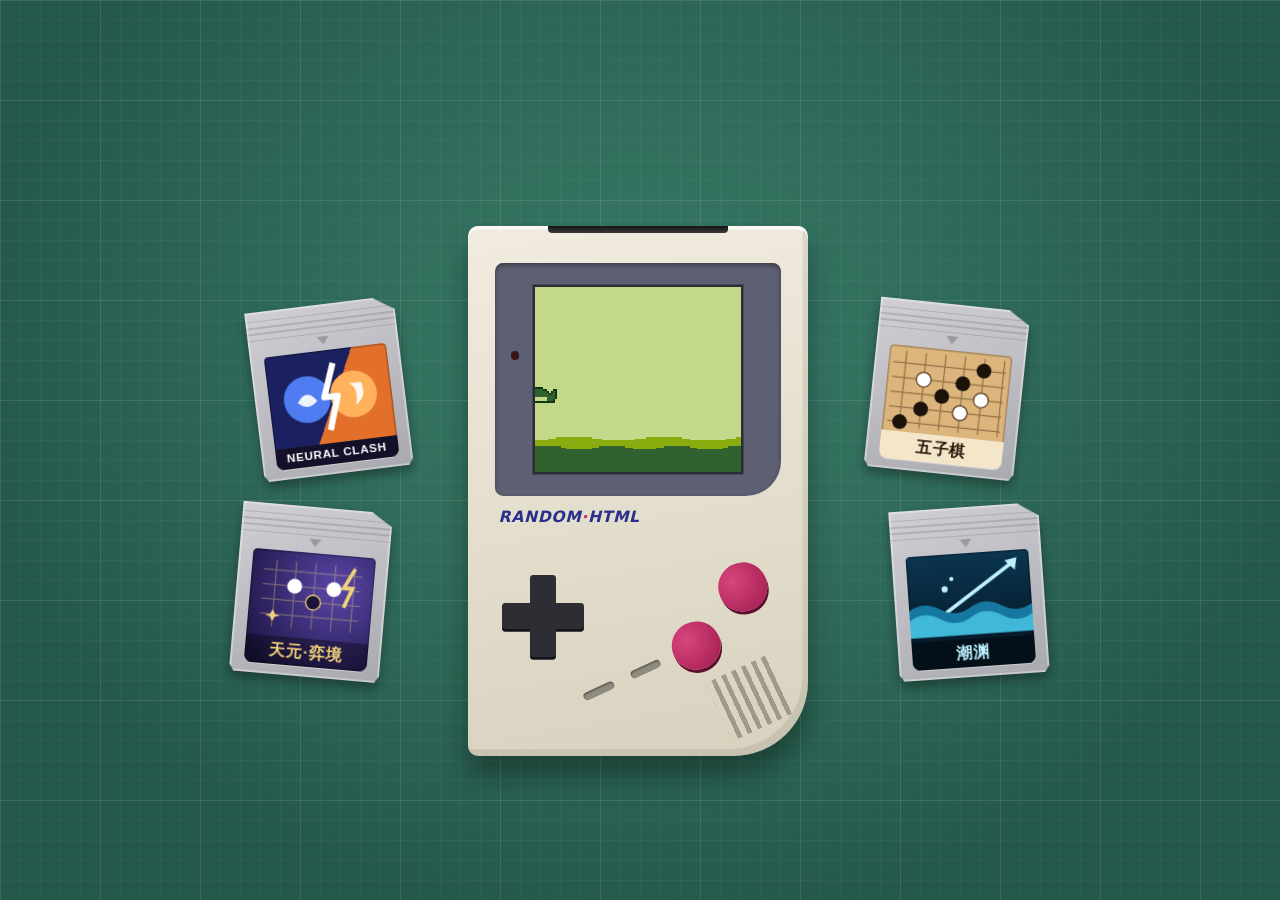
<file: index.html>
<!doctype html>
<html lang="zh">
<head>
<meta charset="utf-8">
<meta name="viewport" content="width=device-width,initial-scale=1">
<title>RANDOM·HTML</title>
<style>
:root{
  --W:min(340px,80vw,50vh);
  --slot:calc(var(--W)*.5);
  --cw:min(150px,21vh);
}
*{box-sizing:border-box}
html,body{margin:0;height:100%}
body{
  background-color:#2e6a58;
  background-image:
    linear-gradient(rgba(255,255,255,.07) 1px,transparent 1px),
    linear-gradient(90deg,rgba(255,255,255,.07) 1px,transparent 1px),
    linear-gradient(rgba(255,255,255,.035) 1px,transparent 1px),
    linear-gradient(90deg,rgba(255,255,255,.035) 1px,transparent 1px),
    radial-gradient(ellipse at 50% 40%,#3a7d69,#24584a 75%);
  background-size:100px 100px,100px 100px,20px 20px,20px 20px,100% 100%;
  font-family:"PingFang SC","Noto Sans SC","Hiragino Sans GB",system-ui,sans-serif;
  overflow:hidden;
  user-select:none;-webkit-user-select:none;
  -webkit-tap-highlight-color:transparent;
}
#stage{
  min-height:100%;
  display:grid;grid-template-areas:"l c r";align-items:center;justify-content:center;
  gap:clamp(24px,5vw,72px);
  padding:calc(var(--slot)*.62) 20px 24px;
}
.desk{display:flex;flex-direction:column;gap:calc(var(--cw)*.22);position:relative;z-index:2}
#deskL{grid-area:l}#deskR{grid-area:r}#console{grid-area:c}
.desk:first-child .cart:nth-child(1){--r:-7deg;margin-left:18px}
.desk:first-child .cart:nth-child(2){--r:5deg}
.desk:last-child .cart:nth-child(1){--r:6deg}
.desk:last-child .cart:nth-child(2){--r:-4deg;margin-left:22px}

/* ---------- cartridge ---------- */
.cart{
  --r:0deg;
  position:relative;
  width:var(--cw);aspect-ratio:150/170;
  font-size:calc(var(--cw)*.1);
  border:0;padding:0;background:none;cursor:pointer;
  transform:rotate(var(--r));
  transition:transform .28s cubic-bezier(.3,1.6,.5,1),filter .28s;
  filter:drop-shadow(0 .45em .35em rgba(0,0,0,.35));
  outline:none;
}
.cart:hover,.cart.sel{transform:translateY(-.9em) rotate(0) scale(1.04);filter:drop-shadow(0 1.3em .9em rgba(0,0,0,.35))}
.cart.sel{animation:wiggle .5s ease}
@keyframes wiggle{30%{transform:translateY(-.9em) rotate(-3deg) scale(1.04)}60%{transform:translateY(-.9em) rotate(2deg) scale(1.04)}}
.shell{
  position:absolute;inset:0;
  background:
    repeating-linear-gradient(180deg,transparent 0 .32em,rgba(0,0,0,.13) .32em .42em) 0 .25em/100% 1.9em no-repeat,
    linear-gradient(160deg,#cfcfd4,#a9a9b0);
  clip-path:polygon(0 0,86% 0,100% 8%,100% 96%,97% 100%,3% 100%,0 96%);
  box-shadow:inset 0 0 0 .12em rgba(255,255,255,.4);
}
.shell::before{
  content:"";position:absolute;left:50%;top:2.15em;transform:translateX(-50%);
  border:.42em solid transparent;border-top:.55em solid rgba(0,0,0,.22);
}
.label{
  position:absolute;left:9%;right:9%;top:27%;bottom:6%;
  border-radius:.3em .3em .5em .5em;overflow:hidden;
  display:flex;flex-direction:column;
  box-shadow:inset 0 0 0 .1em rgba(0,0,0,.25),0 .05em 0 rgba(255,255,255,.5);
}
.label svg{flex:1;width:100%;display:block}
.label b{
  display:block;padding:.28em .2em .36em;
  font-size:1.05em;font-weight:900;letter-spacing:.06em;text-align:center;
  white-space:nowrap;line-height:1.1;
}
.cart[data-id=vs] .label{background:linear-gradient(115deg,#1b2160 50%,#e2702a 50%);color:#fff}
.cart[data-id=vs] b{background:#14102a}
.cart[data-id=uzi14] .label{background:radial-gradient(circle at 70% 30%,#5a46a8,#160f38);color:#f2d27a}
.cart[data-id=uzi14] b{background:rgba(0,0,0,.35)}
.cart[data-id=uzi7] .label{background:#dcb57c;color:#2a1a0c}
.cart[data-id=uzi7] b{background:#f4e6c8}
.cart[data-id=fish] .label{background:linear-gradient(#0b3550,#04131f);color:#bdf1ff}
.cart[data-id=fish] b{background:#041019}

/* ---------- console ---------- */
#console{
  position:relative;z-index:3;flex:none;
  width:var(--W);aspect-ratio:340/530;
  background:linear-gradient(170deg,#f1ecdf,#d8d1be);
  border-radius:3% 3% 22% 3% / 2% 2% 14% 2%;
  box-shadow:
    inset 0 .25em 0 rgba(255,255,255,.7),
    inset -.4em -.5em 0 rgba(0,0,0,.08),
    0 1.4em 2em rgba(0,0,0,.35);
  font-size:calc(var(--W)*.04);
}
#console::before{ /* slot */
  content:"";position:absolute;top:0;left:50%;width:calc(var(--slot) + 10px);height:.55em;
  transform:translateX(-50%);
  background:linear-gradient(#141414,#3a3a3a);border-radius:0 0 .3em .3em;
}
.bezel{
  position:absolute;left:8%;right:8%;top:7%;height:44%;
  background:#5d5f72;border-radius:.6em .6em 2.6em .6em;
  display:flex;align-items:center;justify-content:center;
  box-shadow:inset 0 .15em .3em rgba(0,0,0,.4);
}
#scr{
  width:72%;aspect-ratio:160/144;
  image-rendering:pixelated;background:#1d2a1d;
  box-shadow:inset 0 0 1em #000,0 0 0 .18em #2b2c36;
}
.led{
  position:absolute;left:5.5%;top:38%;width:.6em;height:.6em;border-radius:50%;
  background:#3a1414;transition:background .2s,box-shadow .2s;
}
.on .led{background:#ff3b3b;box-shadow:0 0 .6em #ff2a2a}
.brand{
  position:absolute;left:9%;top:53.5%;
  font:italic 900 1.15em/1 "Avenir Next","Futura",system-ui,sans-serif;letter-spacing:.04em;
  color:#2b2f8c;
}
.brand i{font-style:inherit;color:#c2245e}
.dpad{position:absolute;left:10%;top:66%;width:24%;aspect-ratio:1}
.dpad span{position:absolute;background:#2d2d33;border-radius:.25em;cursor:pointer;box-shadow:0 .2em 0 #141418}
.dpad span:active{transform:translateY(.15em);box-shadow:0 .05em 0 #141418}
.dpad .h{left:0;right:0;top:34%;bottom:34%}
.dpad .v{top:0;bottom:0;left:34%;right:34%;pointer-events:none}
.dpad .l,.dpad .r{position:absolute;top:34%;bottom:34%;width:34%;background:transparent;box-shadow:none}
.dpad .l{left:0}.dpad .r{right:0}
.ab{position:absolute;right:9%;top:66%;width:34%;height:16%;transform:rotate(-25deg)}
.ab span{
  position:absolute;width:42%;aspect-ratio:1;border-radius:50%;cursor:pointer;
  background:radial-gradient(circle at 35% 30%,#d8467e,#9e1a4c);box-shadow:0 .25em 0 #5e0f2d;
}
.ab span:active{transform:translateY(.2em);box-shadow:0 .05em 0 #5e0f2d}
.ab .b{left:0;top:40%}.ab .a{right:0;top:0}
.ss{position:absolute;left:33%;top:85%;display:flex;gap:1.4em;transform:rotate(-25deg)}
.ss span{width:2.4em;height:.6em;border-radius:.3em;background:#8f8b80;box-shadow:inset 0 .1em .15em rgba(0,0,0,.4);cursor:pointer}
.grill{position:absolute;right:7%;bottom:5%;width:20%;height:12%;transform:rotate(-25deg);
  background:repeating-linear-gradient(90deg,transparent 0 .45em,rgba(0,0,0,.28) .45em .8em)}

#flight{position:fixed;left:0;top:0;z-index:4;pointer-events:none}
#flight.under{z-index:1}
.puff{position:fixed;z-index:6;pointer-events:none;border-radius:50%;background:rgba(255,255,255,.85)}
.bubble{position:fixed;z-index:6;pointer-events:none;font-weight:900;color:#fff;font-size:22px;text-shadow:0 2px 0 rgba(0,0,0,.3)}
#white{position:fixed;z-index:9;pointer-events:none;display:none}

@media (max-width:760px),(max-aspect-ratio:1/1){
  :root{--W:min(300px,74vw,52vh);--cw:min(92px,calc((100vw - 64px)/4))}
  #stage{grid-template-areas:"c c" "l r";grid-template-columns:auto auto;gap:22px 10px;padding:calc(var(--slot)*.66) 12px 24px}
  #console{justify-self:center}
  .desk{flex-direction:row;gap:10px}
  #deskL{justify-self:end}
  #stage .desk .cart{margin-left:0}
}
@media (prefers-reduced-motion:reduce){.cart{transition:none}.cart.sel{animation:none}}
</style>
</head>
<body>
<main id="stage">
  <div class="desk" id="deskL"></div>
  <div id="console">
    <div class="bezel"><i class="led"></i><canvas id="scr" width="320" height="288"></canvas></div>
    <div class="brand">RANDOM<i>·</i>HTML</div>
    <div class="dpad"><span class="h"></span><span class="v"></span><span class="l" data-k="left"></span><span class="r" data-k="right"></span></div>
    <div class="ab"><span class="b" data-k="b"></span><span class="a" data-k="a"></span></div>
    <div class="ss"><span data-k="left"></span><span data-k="a"></span></div>
    <div class="grill"></div>
  </div>
  <div class="desk" id="deskR"></div>
</main>
<div id="white"></div>

<script>
const GAMES=[
  {id:'vs',href:'vs/',name:'NEURAL CLASH',sub:'深海与余烬',
   pal:['#14102a','#3b3f9e','#f08a3c','#fde8d0'],
   msgs:['给鲸鱼娘的蓝发上色…','磨亮橙发少女的发卡…','校准升龙的无敌帧…','双方都坚称自己是主角'],
   art:`<svg viewBox="0 0 100 62"><circle cx="31" cy="31" r="19" fill="#4f7cf0"/><circle cx="69" cy="31" r="19" fill="#ffb15c"/><path d="M23 33q8-12 16 0q-8 8-16 0z" fill="#fff" opacity=".9"/><path d="M66 22q8 4 4 18q10-6 6-18z" fill="#fff" opacity=".9"/><path d="M55 4 45 31h11l-9 27" stroke="#fff" stroke-width="5" fill="none" stroke-linejoin="round"/></svg>`},
  {id:'uzi14',href:'uzi14/',name:'天元·弈境',sub:'星盘五子棋',
   pal:['#120c2e','#4b3a8f','#d9b44a','#f6efd9'],
   msgs:['擦亮 15×15 星盘…','给雷霆破阵充能…','冰封禁域：请勿舔棋盘','天机已洞察，但不说'],
   art:`<svg viewBox="0 0 100 62"><g stroke="#f2d27a" stroke-opacity=".35"><path d="M10 12h80M10 24h80M10 36h80M10 48h80M20 4v54M36 4v54M52 4v54M68 4v54M84 4v54"/></g><circle cx="36" cy="24" r="6" fill="#fff"/><circle cx="52" cy="36" r="6" fill="#1a1238" stroke="#f2d27a"/><circle cx="68" cy="24" r="6" fill="#fff"/><path d="M84 6l-8 16h7l-6 16" stroke="#f2d27a" stroke-width="3" fill="none"/><path d="M20 44l2 4 4 1-4 1-2 4-2-4-4-1 4-1z" fill="#f2d27a"/></svg>`},
  {id:'uzi7',href:'uzi7/',name:'五子棋',sub:'',
   pal:['#2a1a0c','#7a5230','#d8b47a','#f5e8cc'],
   msgs:['数清楚黑子白子…','复习：五个连成一线','擦掉上一局的指纹…','棋盘已就位'],
   art:`<svg viewBox="0 0 100 62"><g stroke="#5a3a1c" stroke-opacity=".55"><path d="M4 10h92M4 22h92M4 34h92M4 46h92M4 58h92M14 0v62M30 0v62M46 0v62M62 0v62M78 0v62M94 0v62"/></g><g fill="#1b120a"><circle cx="14" cy="58" r="6"/><circle cx="30" cy="46" r="6"/><circle cx="46" cy="34" r="6"/><circle cx="62" cy="22" r="6"/><circle cx="78" cy="10" r="6"/></g><g fill="#fff" stroke="#5a3a1c"><circle cx="30" cy="22" r="6"/><circle cx="62" cy="46" r="6"/><circle cx="78" cy="34" r="6"/></g></svg>`},
  {id:'fish',href:'fish/',name:'潮渊',sub:'鲸蓝之誓',
   pal:['#04131f','#0d4f70','#41b8d8','#dff6fb'],
   msgs:['往深海注水三万吨…','守卫正在摆蓄力姿势…','潮露 ×3 已装瓶','弹反窗口 0.29 秒，保重'],
   art:`<svg viewBox="0 0 100 62"><path d="M14 54 86 6" stroke="#bdf1ff" stroke-width="3"/><path d="M80 4l10-2-2 10z" fill="#bdf1ff"/><path d="M0 40q12-8 25 0t25 0 25 0 25 0v22H0z" fill="#1678a0"/><path d="M0 48q12-8 25 0t25 0 25 0 25 0v14H0z" fill="#41b8d8"/><circle cx="30" cy="24" r="2.5" fill="#bdf1ff"/><circle cx="36" cy="16" r="1.7" fill="#bdf1ff"/></svg>`},
];
const IDLE_PAL=['#0f380f','#306230','#8bac0f','#c4d88a'];

const $=s=>document.querySelector(s);
const cons=$('#console'),scr=$('#scr'),g=scr.getContext('2d');
const carts=[];
GAMES.forEach((G,i)=>{
  const b=document.createElement('button');
  b.className='cart';b.dataset.id=G.id;b.setAttribute('aria-label',G.name);
  b.innerHTML=`<div class="shell"></div><div class="label">${G.art}<b style="font-size:${G.name.length>6?.78:1.05}em">${G.name}</b></div>`;
  b.onclick=()=>insert(i);
  b.onmouseenter=()=>{if(!busy){sel=i;mark();tick(1500+i*120)}};
  b.onmouseleave=()=>{if(!busy&&sel===i){sel=-1;mark()}};
  (i<2?$('#deskL'):$('#deskR')).append(b);carts.push(b);
});

let sel=-1,busy=false,mode='idle',t0=0,game=null,skip=false;
function mark(){carts.forEach((c,i)=>c.classList.toggle('sel',i===sel))}

/* ---------- audio ---------- */
let ac=null;
function A(){if(!ac){try{ac=new (window.AudioContext||window.webkitAudioContext)()}catch(e){}}if(ac&&ac.state==='suspended')ac.resume();return ac}
addEventListener('pointerdown',A,{once:true});addEventListener('keydown',A,{once:true});
function tone(f,d,type='square',v=.06,at=0,f2){
  if(!ac)return;const t=ac.currentTime+at,o=ac.createOscillator(),gn=ac.createGain();
  o.type=type;o.frequency.setValueAtTime(f,t);if(f2)o.frequency.exponentialRampToValueAtTime(f2,t+d);
  gn.gain.setValueAtTime(v,t);gn.gain.exponentialRampToValueAtTime(.0001,t+d);
  o.connect(gn).connect(ac.destination);o.start(t);o.stop(t+d+.02);
}
function noise(d,v=.15,fq=800,at=0,fq2){
  if(!ac)return;const t=ac.currentTime+at,n=ac.sampleRate*d|0,buf=ac.createBuffer(1,n,ac.sampleRate),a=buf.getChannelData(0);
  for(let i=0;i<n;i++)a[i]=Math.random()*2-1;
  const s=ac.createBufferSource(),f=ac.createBiquadFilter(),gn=ac.createGain();
  s.buffer=buf;f.type='bandpass';f.frequency.setValueAtTime(fq,t);if(fq2)f.frequency.exponentialRampToValueAtTime(fq2,t+d);
  gn.gain.setValueAtTime(v,t);gn.gain.exponentialRampToValueAtTime(.0001,t+d);
  s.connect(f).connect(gn).connect(ac.destination);s.start(t);
}
const tick=f=>tone(f,.03,'square',.02);
const clunk=()=>{noise(.12,.35,300);tone(110,.15,'sine',.25,0,60)};
const ding=()=>{tone(1047,.09,'square',.05);tone(2093,.6,'square',.05,.09)};
const buzz=()=>{tone(58,.7,'sawtooth',.08);noise(.7,.12,2400)};
const whoosh=()=>noise(.5,.4,500,0,3000);

/* ---------- screen ---------- */
const WHALE=[
"....111111.......",
"..1122222211...11",
".122222222221.121",
"12212222222221221",
"12222222222222221",
"13333333333322221",
".133333333332221.",
"..11111111111111.",
];
function sprite(x,y,s,P,flip){
  WHALE.forEach((row,r)=>{for(let c=0;c<row.length;c++){const k=row[c];if(k==='.')continue;
    g.fillStyle=k==='1'?P[0]:k==='2'?P[1]:P[3];
    const cx=flip?row.length-1-c:c;g.fillRect(Math.round(x+cx*s),Math.round(y+r*s),s,s)}});
}
function font(px,w=700){g.font=`${w} ${px}px "PingFang SC","Noto Sans SC",sans-serif`}
function text(s,x,y,c,px,w,al='center'){font(px,w);g.fillStyle=c;g.textAlign=al;g.textBaseline='middle';g.fillText(s,x,y)}
function waves(P,t,y0){
  g.fillStyle=P[2];
  for(let x=0;x<320;x+=4){const y=y0+Math.round(Math.sin(x/22+t*2)*3/2)*2;g.fillRect(x,y,4,288-y)}
  g.fillStyle=P[1];
  for(let x=0;x<320;x+=4){const y=y0+14+Math.round(Math.sin(x/16-t*2.6)*3/2)*2;g.fillRect(x,y,4,288-y)}
}
const ease=x=>x<0?0:x>1?1:1-Math.pow(1-x,3);

function drawIdle(t){
  const P=sel>=0?GAMES[sel].pal:IDLE_PAL;
  g.fillStyle=P[3];g.fillRect(0,0,320,288);
  waves(P,t,236);
  const x=((t*42)%440)-60,y=150+Math.sin(t*2.2)*8;
  sprite(x,y,3,P);
  if(Math.sin(t*3)>.6){g.fillStyle=P[2];g.fillRect(x+10,y-14,4,4);g.fillRect(x+6,y-24,4,4);g.fillRect(x+14,y-30,4,4)}
  if(sel>=0){
    const G=GAMES[sel];
    text(G.name,160,70,P[0],G.name.length>6?30:38,900);
    if(G.sub)text(G.sub,160,108,P[1],17,700);
  }else if((t*1.6|0)%2===0){
    text('▲',160,46,P[0],22,900);
  }
}
function drawBoot(t){
  const G=game,P=G.pal;
  if(t<.3){
    g.fillStyle='#000';g.fillRect(0,0,320,288);
    const h=Math.max(2,ease(t/.3)*288);g.fillStyle=P[3];g.fillRect(0,144-h/2,320,h);return;
  }
  g.fillStyle=P[3];g.fillRect(0,0,320,288);
  if(t<1.25){
    const y=-20+ease((t-.3)/.7)*164;
    font(30,900);g.save();g.translate(160,y);g.transform(1,0,-.2,1,0,0);
    g.textAlign='center';g.textBaseline='middle';g.fillStyle=P[1];g.fillText('RANDOM·HTML',0,0);g.restore();
    return;
  }
  const u=t-1.25,per=.55,n=G.msgs.length;
  text(G.name,160,48,P[0],G.name.length>6?28:34,900);
  if(G.sub)text(G.sub,160,82,P[1],15,700);
  for(let i=0;i<n;i++){
    const s=u-i*per;if(s<0)break;
    const m=G.msgs[i],k=Math.min(m.length,Math.floor(s*40));
    text((i<n-1||s>per?'✓ ':'▸ ')+m.slice(0,k),24,118+i*25,i===Math.min(n-1,Math.floor(u/per))?P[0]:P[1],15,600,'left');
  }
  let p=u/(n*per);
  p=p<.82?p*1.2:p<1?.99:1;               // stalls at 99%, of course
  const bx=24,by=236,bw=272,bh=14;
  g.fillStyle=P[0];g.fillRect(bx-3,by-3,bw+6,bh+6);g.fillStyle=P[3];g.fillRect(bx,by,bw,bh);
  g.fillStyle=P[2];g.fillRect(bx,by,Math.round(bw*Math.min(p,1)/4)*4,bh);
  sprite(bx+bw*Math.min(p,1)-30,by-24+Math.round(Math.abs(Math.sin(t*9))*-3),2,P);
  text(Math.floor(Math.min(p,1)*100)+'%',296,266,P[0],13,800,'right');
}
function drawGlitch(t){
  const P=game.pal;
  for(let i=0;i<40;i++){g.fillStyle=P[Math.random()*4|0];g.fillRect(Math.random()*320|0,Math.random()*288|0,Math.random()*120|0,Math.random()*12+2|0)}
  if((t*10|0)%2)text('？？？',160+Math.random()*10-5,144,P[0],46,900);
}
let bootStart=0,BOOT_END=0;
function frame(now){
  const t=now/1000;
  if(mode==='idle')drawIdle(t);
  else if(mode==='glitch')drawGlitch(t-t0);
  else if(mode==='boot'){
    const u=t-t0;drawBoot(u);
    if(!frame.dinged&&u>1.25){frame.dinged=1;ding()}
    const n=game.msgs.length,step=Math.floor((u-1.25)/.55);
    if(u>1.25&&step!==frame.lastStep&&step<n){frame.lastStep=step;tone(660+step*110,.05,'square',.03)}
    if((u>BOOT_END||skip)&&!frame.leaving){frame.leaving=1;leave()}
  }
  requestAnimationFrame(frame);
}
requestAnimationFrame(frame);

/* ---------- insertion ---------- */
const sleep=ms=>new Promise(r=>setTimeout(r,ms));
function anim(el,kf,o){return el.animate(kf,{fill:'forwards',...o}).finished}
async function insert(i){
  if(busy){skip=mode==='boot';return}
  busy=true;sel=i;mark();A();
  const G=GAMES[i],src=carts[i],r=src.getBoundingClientRect();
  const sr=cons.getBoundingClientRect();
  const w=sr.width*.5,h=w*170/150,s0=src.offsetWidth/w;
  const rot=parseFloat(getComputedStyle(src).getPropertyValue('--r'))||0;
  const fl=src.cloneNode(true);fl.id='flight';fl.classList.remove('sel');
  fl.style.cssText=`--cw:${w}px;width:${w}px;transition:none;animation:none;transform-origin:50% 50%`;
  document.body.append(fl);src.style.visibility='hidden';
  const x0=r.left+r.width/2-w/2,y0=r.top+r.height/2-h/2;
  const x1=sr.left+sr.width/2-w/2,y1=sr.top-h-14,y2=sr.top-h*.38;
  const T=(x,y,s,r)=>`translate(${x}px,${y}px) rotate(${r}deg) scale(${s})`;
  whoosh();
  await anim(fl,[
    {transform:T(x0,y0,s0,rot)},
    {transform:T((x0+x1)/2,Math.min(y0,y1)-60,(s0+1)/2,rot+(x1>x0?200:-200)),offset:.55},
    {transform:T(x1,y1,1,360*(x1>x0?1:-1))},
  ],{duration:700,easing:'cubic-bezier(.45,.05,.3,1)'});
  fl.style.transform=T(x1,y1,1,0);
  fl.getAnimations().forEach(a=>a.cancel());fl.style.transform=T(x1,y1,1,0);
  fl.classList.add('under');
  await anim(fl,[{transform:T(x1,y1,1,0)},{transform:T(x1,y2,1,0)}],{duration:260,easing:'cubic-bezier(.6,0,.9,.6)'});
  clunk();shake();
  game=G;
  if(!sessionStorage.getItem('blown')&&Math.random()<.3){
    sessionStorage.setItem('blown',1);
    cons.classList.add('on');mode='glitch';t0=performance.now()/1000;buzz();
    await sleep(800);
    cons.classList.remove('on');mode='idle';
    await anim(fl,[{transform:T(x1,y2,1,0)},{transform:T(x1,y1-30,1,0)}],{duration:260,easing:'cubic-bezier(.2,.8,.3,1.4)'});
    blow(sr.left+sr.width/2,y1-30+h);
    await anim(fl,[{transform:T(x1,y1-30,1,0)},{transform:T(x1,y1-30,1,-4)},{transform:T(x1,y1-30,1,4)},{transform:T(x1,y1-30,1,0)}],{duration:900});
    await anim(fl,[{transform:T(x1,y1-30,1,0)},{transform:T(x1,y2,1,0)}],{duration:240,easing:'cubic-bezier(.6,0,.9,.6)'});
    clunk();shake();
  }
  await sleep(200);
  cons.classList.add('on');
  frame.dinged=0;frame.lastStep=-1;frame.leaving=0;
  BOOT_END=1.25+G.msgs.length*.55+.45;
  mode='boot';t0=performance.now()/1000;
}
function shake(){cons.animate([{transform:'translateY(0)'},{transform:'translateY(4px)'},{transform:'translateY(-1px)'},{transform:'translateY(0)'}],{duration:220})}
function blow(cx,cy){
  noise(.8,.22,1200,0,400);
  const b=document.createElement('div');b.className='bubble';b.textContent='呼——';
  b.style.left=cx+60+'px';b.style.top=cy-20+'px';document.body.append(b);
  b.animate([{opacity:0,transform:'scale(.6)'},{opacity:1,transform:'scale(1.1)',offset:.2},{opacity:1},{opacity:0,transform:'translateX(-20px)'}],{duration:1000}).finished.then(()=>b.remove());
  for(let k=0;k<14;k++){
    const p=document.createElement('div');p.className='puff';const s=6+Math.random()*14;
    p.style.cssText+=`width:${s}px;height:${s}px;left:${cx+50}px;top:${cy-10}px`;document.body.append(p);
    p.animate([{transform:'translate(0,0)',opacity:.9},{transform:`translate(${-60-Math.random()*90}px,${-50+Math.random()*60}px) scale(1.8)`,opacity:0}],
      {duration:600+Math.random()*400,delay:Math.random()*300,easing:'ease-out',fill:'both'}).finished.then(()=>p.remove());
  }
}
function leave(){
  const r=scr.getBoundingClientRect(),W=$('#white'),c=game.pal[3];
  W.style.cssText=`display:block;background:${c};left:0;top:0;width:100vw;height:100vh`;
  const ins=`inset(${r.top}px ${innerWidth-r.right}px ${innerHeight-r.bottom}px ${r.left}px)`;
  whoosh();
  W.animate([{clipPath:ins},{clipPath:'inset(0 0 0 0)'}],{duration:skip?220:480,easing:'cubic-bezier(.7,0,.3,1)',fill:'forwards'})
    .finished.then(()=>{location.href=game.href});
}

/* ---------- controls ---------- */
function nav(k){
  if(busy){if(k==='a')skip=mode==='boot';return}
  tick(1800);
  if(k==='left')sel=sel<=0?GAMES.length-1:sel-1;
  else if(k==='right')sel=(sel+1)%GAMES.length;
  else if(k==='a'){if(sel<0)sel=0,mark();else insert(sel);return}
  else if(k==='b'){sel=-1}
  mark();
}
document.querySelectorAll('[data-k]').forEach(e=>e.addEventListener('pointerdown',ev=>{ev.preventDefault();A();nav(e.dataset.k)}));
addEventListener('keydown',e=>{
  const k={ArrowLeft:'left',ArrowUp:'left',ArrowRight:'right',ArrowDown:'right',Enter:'a',' ':'a',Escape:'b'}[e.key]||{KeyX:'a',KeyZ:'b'}[e.code];
  if(/^[1-4]$/.test(e.key)){if(!busy)insert(+e.key-1);return}
  if(k){e.preventDefault();nav(k)}
});
addEventListener('pageshow',e=>{if(e.persisted)location.reload()});
</script>
</body>
</html>
</file>
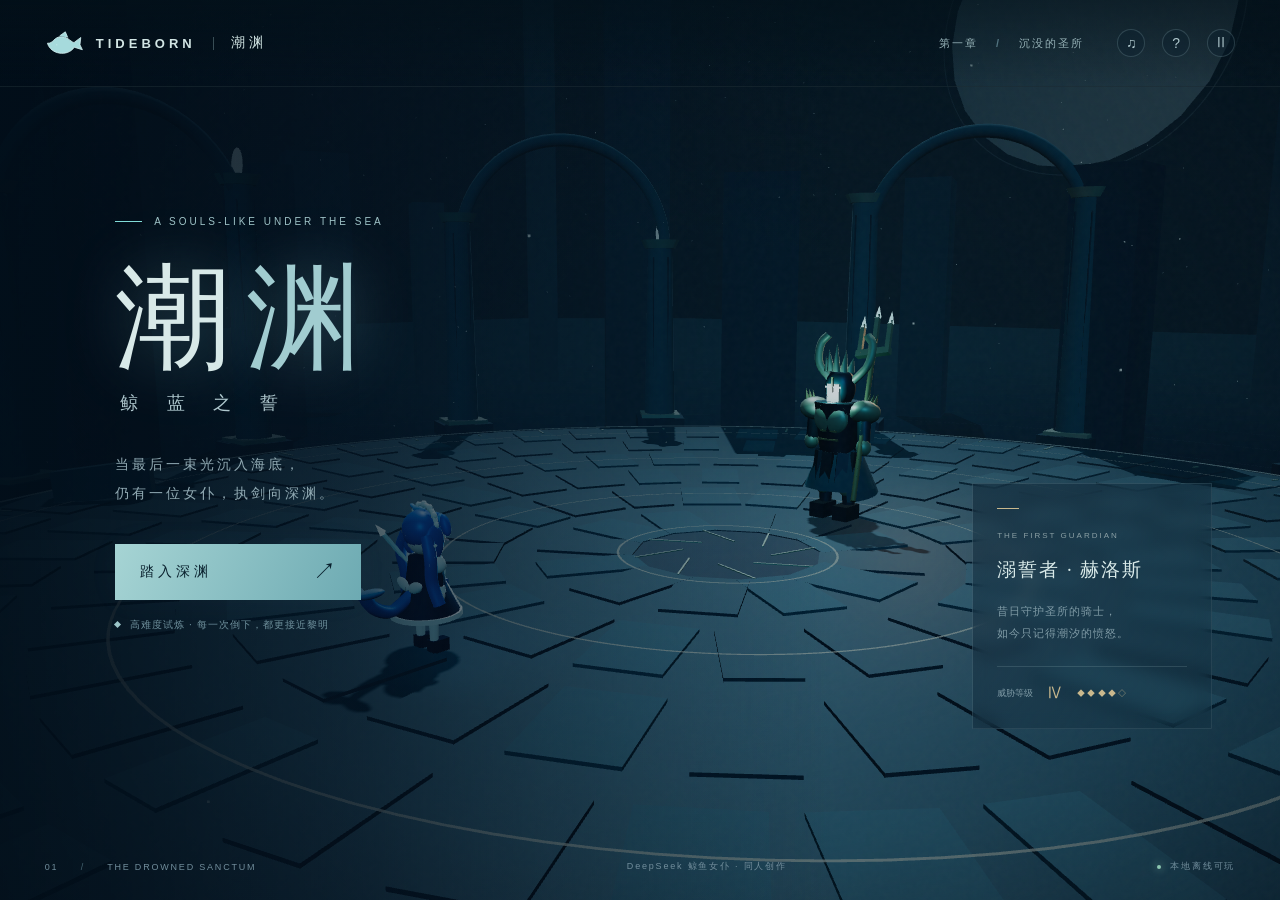
<file: fish/index.html>
<!doctype html>
<html lang="zh-CN">
<head>
  <meta charset="utf-8">
  <meta name="viewport" content="width=device-width, initial-scale=1, viewport-fit=cover">
  <meta name="theme-color" content="#071a23">
  <title>潮渊 · TIDEBORN — 鲸蓝之誓</title>
  <meta name="description" content="蓝发鲸鱼女仆的深海试炼。一款可离线游玩的高难度 3D 动作 Boss 战游戏。">
  <link rel="stylesheet" href="style.css">
</head>
<body>
  <canvas id="scene" aria-label="潮渊 3D 游戏场景"></canvas>
  <div class="grain" aria-hidden="true"></div>
  <div class="vignette" aria-hidden="true"></div>
  <div id="hit-flash" aria-hidden="true"></div>
  <header class="topbar">
    <a class="brand" href="./" aria-label="潮渊首页"><svg viewBox="0 0 48 30" aria-hidden="true"><path d="M3 15c7 1 8-8 17-8 9 0 13 8 16 7l8-6-1 9 3 6-10-3c-8 12-29 9-33-5Z"/><path d="M18 6 25 1l3 7M14 17h1"/></svg><span>TIDEBORN</span><i></i><small>潮渊</small></a>
    <div class="top-right"><span class="chapter">第一章 <b>/</b> 沉没的圣所</span><button id="sound-btn" class="icon-button" title="切换声音 [M]" aria-label="切换声音">♫</button><button id="help-btn" class="icon-button" title="操作指南" aria-label="操作指南">?</button><button id="pause-btn" class="icon-button" title="暂停 [Esc]" aria-label="暂停游戏">Ⅱ</button></div>
  </header>

  <main id="landing" class="landing">
    <div class="intro">
      <div class="eyebrow"><span></span> A SOULS-LIKE UNDER THE SEA</div>
      <h1>潮<span>渊</span></h1>
      <div class="subtitle">鲸 蓝 之 誓</div>
      <p class="intro-copy">当最后一束光沉入海底，<br>仍有一位女仆，执剑向深渊。</p>
      <button id="start-btn" class="primary-button"><span>踏入深渊</span><span class="button-arrow">↗</span></button>
      <div class="start-note"><span class="tiny-diamond"></span> 高难度试炼 · 每一次倒下，都更接近黎明</div>
    </div>
    <aside class="lore"><div class="lore-line"></div><div class="eyebrow">THE FIRST GUARDIAN</div><h2>溺誓者 · 赫洛斯</h2><p>昔日守护圣所的骑士，<br>如今只记得潮汐的愤怒。</p><div class="lore-bottom"><span>威胁等级</span><b>Ⅳ</b><span class="difficulty">◆ ◆ ◆ ◆ ◇</span></div></aside>
    <footer class="landing-footer"><span>01 <i>/</i> THE DROWNED SANCTUM</span><span>DeepSeek 鲸鱼女仆 · 同人创作</span><span class="footer-right"><span class="status-dot"></span> 本地离线可玩</span></footer>
  </main>

  <section id="hud" hidden aria-label="战斗状态">
    <div class="player-status">
      <div class="player-emblem">◈</div><div class="status-content"><div class="player-name">汐 <span>DEEPSEEK</span></div><div class="meter health"><div id="hp-fill"></div></div><div class="meter stamina"><div id="stamina-fill"></div></div><div class="status-values"><span id="hp-text">100 / 100</span><span id="stamina-text">体力 100</span></div></div>
    </div>
    <div class="location"><span>THE DROWNED SANCTUM</span><h2>沉没的圣所</h2><div>— 深度 2,740 米 —</div></div>
    <div id="target-label" class="target-label">◈ 已锁定</div>
    <div id="boss-warning" class="boss-warning" hidden><div><strong id="boss-warning-text"></strong><span id="boss-warning-time"></span></div><div class="windup-meter"><i id="windup-fill"></i></div></div>
    <div id="combat-hint" class="combat-hint"></div>
    <div class="equipment"><div class="equipment-slot sword-slot"><span>♜</span><small>潮汐之刃</small></div><button id="heal-btn" class="equipment-slot flask-slot" title="饮用潮露 [Q]"><span>♜</span><b id="flask-count">3</b><small>Q · 潮露</small></button><div class="equipment-caption">潮起之前，请保留一次翻滚的体力。</div></div>
    <div id="boss-hud" class="boss-hud"><div class="boss-title"><span>溺誓者 · 赫洛斯</span><small id="boss-phase">THE OATHBOUND</small></div><div class="boss-meter"><div id="boss-trail"></div><div id="boss-fill"></div></div><div class="boss-under"><span id="boss-hp-text">1,200 / 1,200</span><span id="boss-action">潮声正在苏醒</span></div></div>
    <div class="quick-controls"><span><kbd>W A S D</kbd> 移动</span><span><kbd>J / 鼠标左键</kbd> 轻击</span><span><kbd>K / 右键</kbd> 重击</span><span><kbd>空格</kbd> 翻滚</span><span><kbd>E</kbd> 弹反</span><span><kbd>Tab</kbd> 锁定</span></div>
    <div class="run-stats"><span id="elapsed">00:00</span><span>死亡 <b id="death-count">0</b></span></div>
  </section>

  <div id="announcement" class="announcement" aria-live="polite"></div>
  <section id="result" class="overlay" hidden><div class="result-inner"><div id="result-eyebrow" class="eyebrow">THE TIDE WILL REMEMBER</div><h2 id="result-title">誓约破碎</h2><p id="result-copy">深渊带走了你的呼吸，却带不走你的意志。</p><div id="result-stats" class="result-stats"></div><button id="retry-btn" class="primary-button"><span>重燃誓约</span><span>↗</span></button><button id="home-btn" class="text-button">返回圣所</button></div></section>
  <section id="pause" class="overlay" hidden><div class="pause-inner"><div class="eyebrow">A MOMENT BETWEEN TIDES</div><h2>潮汐暂歇</h2><p>深呼吸。下一剑，会更准确。</p><button id="resume-btn" class="primary-button"><span>继续试炼</span><span>↗</span></button><button id="restart-btn" class="text-button">重新挑战</button><button id="pause-home-btn" class="text-button">返回标题</button></div></section>
  <section id="help" class="overlay" hidden><div class="help-inner"><div class="eyebrow">KNOW YOUR OATH</div><h2>深渊生存指南</h2><div class="help-grid"><div><kbd>W A S D</kbd><span>移动 · Shift 疾跑</span></div><div><kbd>J / 左键</kbd><span>轻攻击 · 可衔接三连击</span></div><div><kbd>K / 右键</kbd><span>重攻击 · 更高失衡伤害</span></div><div><kbd>空格</kbd><span>翻滚 · 中段无敌，消耗 26 体力</span></div><div><kbd>E</kbd><span>弹反 · 蓝色闪光时挡下近战</span></div><div><kbd>Q</kbd><span>饮用潮露 · 恢复 55 生命，限 3 次</span></div><div><kbd>Tab</kbd><span>切换目标锁定</span></div><div><kbd>方向键 / 鼠标中键拖动</kbd><span>转动视角 · 滚轮调整距离</span></div><div><kbd>Esc / M / F</kbd><span>暂停 / 声音 / 全屏</span></div><div><kbd>R</kbd><span>倒下后重新挑战</span></div></div><p class="help-tip">观察武器的光芒和地面预警：横斩可弹反；砸地与二阶段爆发的圆圈范围固定，只在爆发瞬间判定一次，可走出圆圈或翻滚躲避。冲锋请向侧面闪避。生命低于一半时，守卫将进入第二阶段。攻击与翻滚均会暂停体力恢复，切勿贪刀。</p><p class="help-tip">触屏：左侧圆盘移动，右侧按钮战斗。默认锁定守卫，横屏体验更佳。</p><button id="close-help-btn" class="primary-button"><span>记住誓约</span><span>✓</span></button></div></section>
  <div id="touch-controls" hidden><div id="joystick"><div id="joystick-knob"></div></div><div class="touch-actions"><button data-action="parry">弹反</button><button data-action="heavy">重击</button><button data-action="heal">潮露</button><button data-action="dodge">翻滚</button><button data-action="light">轻击</button></div></div>
  <div id="loading"><div class="loading-mark">◈</div><span>潮水正在漫入圣所…</span></div>
  <div id="error" class="overlay" hidden><div><h2>圣所暂时无法显现</h2><p id="error-text">请使用支持 WebGL 的现代浏览器，并启用硬件加速。</p><button class="primary-button" onclick="location.reload()">重新加载</button></div></div>
  <script src="vendor/three.min.js"></script>
  <script src="game.js"></script>
</body>
</html>
</file>
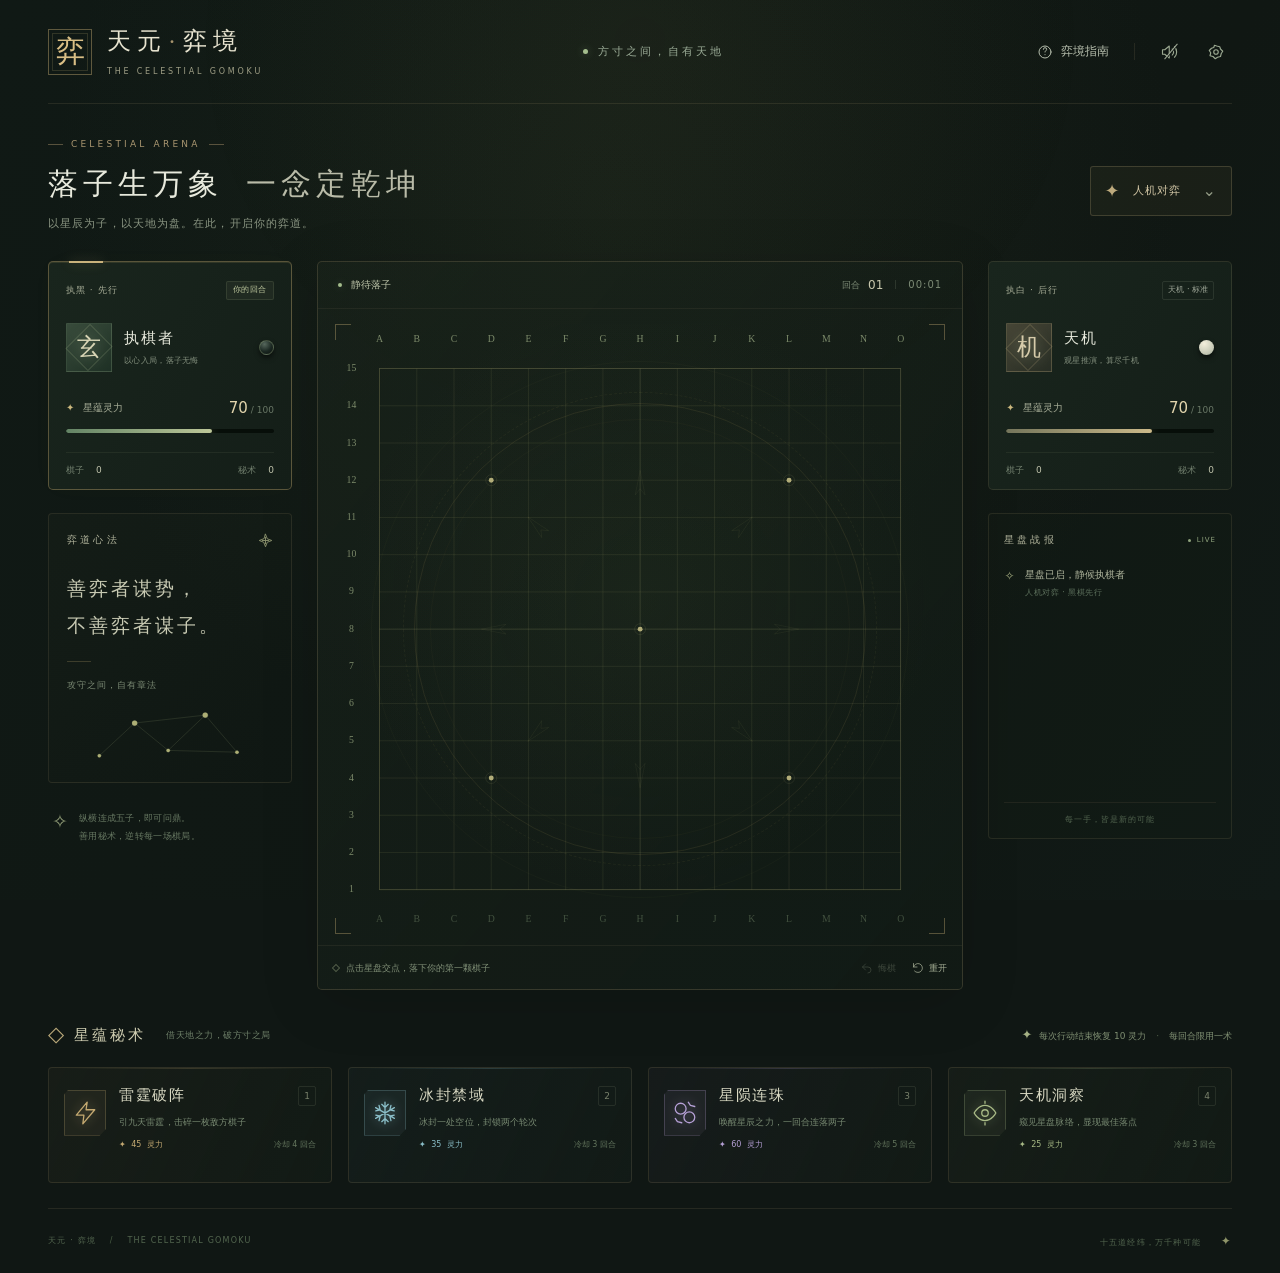
<file: uzi14/index.html>
<!DOCTYPE html>
<html lang="zh-CN">
<head>
  <meta charset="UTF-8">
  <meta name="viewport" content="width=device-width, initial-scale=1">
  <meta name="theme-color" content="#101814">
  <meta name="description" content="天元·弈境 — 以星辰为子，以天地为盘。拥有史诗特效与四大秘术的五子棋对战游戏。">
  <title>天元 · 弈境 | 星盘五子棋</title>
  <link rel="stylesheet" href="style.css">
</head>
<body>
  <svg class="svg-defs" xmlns="http://www.w3.org/2000/svg" aria-hidden="true"><defs>
    <symbol id="i-star" viewBox="0 0 24 24"><path d="m12 2 2.8 7.2L22 12l-7.2 2.8L12 22l-2.8-7.2L2 12l7.2-2.8Z"/><path d="M12 7v10M7 12h10"/></symbol>
    <symbol id="i-bolt" viewBox="0 0 24 24"><path d="M14 2 4 14h7l-1 8L21 9h-8l1-7Z"/></symbol>
    <symbol id="i-snow" viewBox="0 0 24 24"><path d="M12 2v20M3.34 7l17.32 10M3.34 17 20.66 7M9 4l3 3 3-3M9 20l3-3 3 3M3.5 10l4-1-1-4M20.5 14l-4 1 1 4M6.5 19l1-4-4-1M17.5 5l-1 4 4 1"/></symbol>
    <symbol id="i-twin" viewBox="0 0 24 24"><circle cx="8" cy="8" r="5"/><circle cx="16" cy="16" r="5"/><path d="m15 2 2 3 4 1M3 17l2 3 4 1"/></symbol>
    <symbol id="i-eye" viewBox="0 0 24 24"><path d="M2 12s3.5-7 10-7 10 7 10 7-3.5 7-10 7S2 12 2 12Z"/><circle cx="12" cy="12" r="3"/><path d="M12 1v2M12 21v2"/></symbol>
    <symbol id="i-back" viewBox="0 0 24 24"><path d="m9 4-6 6 6 6M3 10h11a6 6 0 0 1 0 12"/></symbol>
    <symbol id="i-reset" viewBox="0 0 24 24"><path d="M3 10a9 9 0 1 1 2 8M3 3v7h7"/></symbol>
    <symbol id="i-help" viewBox="0 0 24 24"><circle cx="12" cy="12" r="9"/><path d="M9.5 8a2.5 2.5 0 0 1 5 0c0 2-2.5 2-2.5 4M12 16v.1"/></symbol>
    <symbol id="i-sound" viewBox="0 0 24 24"><path d="m11 4-6 5H2v6h3l6 5V4ZM15 8a6 6 0 0 1 0 8M18 5a10 10 0 0 1 0 14"/></symbol>
    <symbol id="i-gear" viewBox="0 0 24 24"><path d="m10 3-1 3-3 1-3 3 2 3-1 4 4 1 3 3 3-2 4-1 1-4 2-3-3-3-1-3-4-1Z"/><circle cx="12" cy="12" r="3"/></symbol>
    <symbol id="i-cross" viewBox="0 0 24 24"><path d="m6 6 12 12M18 6 6 18"/></symbol>
    <symbol id="i-arrow" viewBox="0 0 24 24"><path d="M4 12h15m-6-6 6 6-6 6"/></symbol>
  </defs></svg>
  <canvas id="ambient" aria-hidden="true"></canvas>
  <div class="aurora" aria-hidden="true"></div>
  <div class="app-shell">
    <header class="site-header">
      <a class="brand" href="./" aria-label="天元弈境首页"><span class="brand-seal">弈</span><span class="brand-name">天元<span class="brand-dot">·</span>弈境<small>THE CELESTIAL GOMOKU</small></span></a>
      <div class="header-center"><span class="live-dot"></span> 方寸之间，自有天地</div>
      <nav class="header-actions" aria-label="游戏工具">
        <button class="text-button" id="helpBtn"><svg><use href="#i-help"/></svg><span>弈境指南</span></button>
        <span class="header-divider"></span>
        <button class="icon-button" id="soundBtn" aria-label="开启音效" aria-pressed="false" title="开启音效"><svg><use href="#i-sound"/></svg><span class="sound-slash"></span></button>
        <button class="icon-button" id="settingsBtn" aria-label="对局设置" title="对局设置"><svg><use href="#i-gear"/></svg></button>
      </nav>
    </header>

    <main>
      <div class="page-heading"><div><div class="eyebrow"><span></span> CELESTIAL ARENA <span></span></div><h1>落子生万象<span>一念定乾坤</span></h1><p>以星辰为子，以天地为盘。在此，开启你的弈道。</p></div><button class="mode-button" id="modeBtn"><span class="mode-icon">✦</span><span id="modeText">人机对弈</span><span class="mode-chevron">⌄</span></button></div>

      <div class="arena-layout">
        <aside class="left-rail">
          <section class="player-panel human-panel active-player" id="player1">
            <div class="panel-topline"><span>执黑 · 先行</span><span class="player-tag" id="tag1">你的回合</span></div>
            <div class="player-identity"><div class="avatar avatar-human"><span>玄</span><i></i></div><div><h2 id="name1">执棋者</h2><p id="desc1">以心入局，落子无悔</p></div><span class="identity-stone black"></span></div>
            <div class="energy-heading"><span><i class="energy-spark">✦</i> 星蕴灵力</span><strong><span id="energy1">70</span><small> / 100</small></strong></div>
            <div class="energy-track"><div id="bar1" style="width:70%"></div></div>
            <div class="player-stats"><span>棋子 <b id="stones1">0</b></span><span>秘术 <b id="casts1">0</b></span></div>
          </section>

          <section class="insight-panel"><div class="section-label"><span>弈 道 心 法</span><svg><use href="#i-star"/></svg></div><p id="wisdom">善弈者谋势，<br>不善弈者谋子。</p><div class="wisdom-line"></div><span id="wisdomNote">攻守之间，自有章法</span><div class="mini-constellation" aria-hidden="true"><svg viewBox="0 0 200 85"><path d="m20 62 40-37 38 31 42-40 36 42M60 25l80-9M98 56l78 2"/><g><circle cx="20" cy="62" r="2"/><circle cx="60" cy="25" r="3"/><circle cx="98" cy="56" r="2"/><circle cx="140" cy="16" r="3"/><circle cx="176" cy="58" r="2"/></g></svg></div></section>
          <div class="rules-note"><span>✧</span><p>纵横连成五子，即可问鼎。<br>善用秘术，逆转每一场棋局。</p></div>
        </aside>

        <section class="board-panel" aria-label="五子棋对战区域">
          <div class="board-toolbar"><div class="board-status"><span class="live-dot"></span><span id="turnStatus" aria-live="polite">静待落子</span></div><div class="round-label">回合 <strong id="roundNumber">01</strong><span class="toolbar-separator"></span><span id="timer">00:00</span></div></div>
          <div class="board-stage" id="boardStage">
            <div class="orbit orbit-one" aria-hidden="true"></div><div class="orbit orbit-two" aria-hidden="true"></div>
            <span class="frame-corner tl"></span><span class="frame-corner tr"></span><span class="frame-corner bl"></span><span class="frame-corner br"></span>
            <canvas id="board" tabindex="0" aria-label="15乘15五子棋棋盘，方向键选择位置，回车落子"></canvas>
            <canvas id="effects" aria-hidden="true"></canvas>
            <div class="skill-announcement" id="skillAnnouncement" aria-hidden="true"><span></span><strong></strong><small></small></div>
            <div class="target-banner" id="targetBanner" hidden><span id="targetText"></span><button id="cancelSkill" aria-label="取消技能">取消 <kbd>ESC</kbd></button></div>
          </div>
          <div class="board-footer"><span><i class="small-stone"></i><span id="boardHint">点击星盘交点，落下你的第一颗棋子</span></span><div><button id="undoBtn" class="board-tool" disabled><svg><use href="#i-back"/></svg>悔棋</button><button id="restartBtn" class="board-tool"><svg><use href="#i-reset"/></svg>重开</button></div></div>
        </section>

        <aside class="right-rail">
          <section class="player-panel ai-panel" id="player2">
            <div class="panel-topline"><span>执白 · 后行</span><span class="opponent-tag" id="tag2">天机 · 标准</span></div>
            <div class="player-identity"><div class="avatar avatar-ai"><span>机</span><i></i></div><div><h2 id="name2">天机</h2><p id="desc2">观星推演，算尽千机</p></div><span class="identity-stone white"></span></div>
            <div class="energy-heading"><span><i class="energy-spark">✦</i> 星蕴灵力</span><strong><span id="energy2">70</span><small> / 100</small></strong></div>
            <div class="energy-track"><div id="bar2" style="width:70%"></div></div>
            <div class="player-stats"><span>棋子 <b id="stones2">0</b></span><span>秘术 <b id="casts2">0</b></span></div>
          </section>

          <section class="chronicle"><div class="section-label"><span>星 盘 战 报</span><span class="chronicle-label">LIVE</span></div><div class="log-list" id="logList" role="log" aria-live="polite"><div class="log-item log-start"><i>✧</i><div>星盘已启，静候执棋者<small>对局开始</small></div></div></div><div class="log-bottom">每一手，皆是新的可能</div></section>
        </aside>
      </div>

      <section class="skills-section" aria-label="战斗技能">
        <div class="skills-heading"><div><span class="diamond">◇</span><h2>星蕴秘术</h2><span class="skills-subtitle">借天地之力，破方寸之局</span></div><span class="regen-note"><i>✦</i> 每次行动结束恢复 10 灵力 <span>·</span> 每回合限用一术</span></div>
        <div class="skill-grid">
          <button class="skill-card thunder" data-skill="thunder" aria-describedby="thunderDesc"><div class="skill-icon"><svg><use href="#i-bolt"/></svg></div><div class="skill-content"><div class="skill-title"><h3>雷霆破阵</h3><kbd>1</kbd></div><p id="thunderDesc">引九天雷霆，击碎一枚敌方棋子</p><div class="skill-meta"><span>✦ <b>45</b> 灵力</span><span>冷却 4 回合</span></div></div><span class="cooldown-badge"></span></button>
          <button class="skill-card frost" data-skill="frost" aria-describedby="frostDesc"><div class="skill-icon"><svg><use href="#i-snow"/></svg></div><div class="skill-content"><div class="skill-title"><h3>冰封禁域</h3><kbd>2</kbd></div><p id="frostDesc">冰封一处空位，封锁两个轮次</p><div class="skill-meta"><span>✦ <b>35</b> 灵力</span><span>冷却 3 回合</span></div></div><span class="cooldown-badge"></span></button>
          <button class="skill-card twin" data-skill="twin" aria-describedby="twinDesc"><div class="skill-icon"><svg><use href="#i-twin"/></svg></div><div class="skill-content"><div class="skill-title"><h3>星陨连珠</h3><kbd>3</kbd></div><p id="twinDesc">唤醒星辰之力，一回合连落两子</p><div class="skill-meta"><span>✦ <b>60</b> 灵力</span><span>冷却 5 回合</span></div></div><span class="cooldown-badge"></span></button>
          <button class="skill-card oracle" data-skill="oracle" aria-describedby="oracleDesc"><div class="skill-icon"><svg><use href="#i-eye"/></svg></div><div class="skill-content"><div class="skill-title"><h3>天机洞察</h3><kbd>4</kbd></div><p id="oracleDesc">窥见星盘脉络，显现最佳落点</p><div class="skill-meta"><span>✦ <b>25</b> 灵力</span><span>冷却 3 回合</span></div></div><span class="cooldown-badge"></span></button>
        </div>
      </section>
    </main>
    <footer class="site-footer"><span>天元 · 弈境 <span class="footer-dot">/</span> THE CELESTIAL GOMOKU</span><span>十五道经纬，万千种可能 <span class="footer-star">✦</span></span></footer>
  </div>
  <div class="toast" id="toast" role="status"></div>

  <dialog id="helpDialog" class="modal"><button class="modal-close icon-button" data-close aria-label="关闭"><svg><use href="#i-cross"/></svg></button><div class="eyebrow">THE ART OF GOMOKU</div><h2>弈境指南</h2><p class="modal-intro">规则很简单，变化无穷尽。</p><div class="guide-rows"><div><span>01</span><p><strong>连五成势</strong>双方轮流行动，黑棋先行。横、竖、斜任意方向率先连成五枚或以上同色棋子即可获胜。本局无禁手。</p></div><div><span>02</span><p><strong>灵力与秘术</strong>双方初始拥有 70 灵力，每次行动结束回复 10，上限 100。每回合限用一次秘术，冷却按施术者之后的行动次数计算。</p></div><div><span>03</span><p><strong>把握时机</strong>雷霆与冰封替代本次落子；连珠可连落两子；洞察后仍可落一子。冰封持续接下来双方各两次行动，期间该点不可落子。</p></div><div><span>04</span><p><strong>随心执棋</strong>数字键 1—4 选择秘术，Esc 取消。方向键移动棋盘光标，Enter 落子。悔棋在人机模式下回退到你上一次行动前，灵力和冷却同时恢复。</p></div></div><button class="primary-button" data-close>入局一弈 <svg><use href="#i-arrow"/></svg></button></dialog>

  <dialog id="settingsDialog" class="modal settings-modal"><button class="modal-close icon-button" data-close aria-label="关闭"><svg><use href="#i-cross"/></svg></button><div class="eyebrow">A NEW CONSTELLATION</div><h2>设定你的弈局</h2><p class="modal-intro">选择对手，落子入境。应用设置将开始新对局。</p><form id="settingsForm"><fieldset><legend>对弈模式</legend><div class="option-grid"><label class="option"><input type="radio" name="mode" value="ai" checked><strong>天机对弈</strong><span>与星盘中的智者切磋</span></label><label class="option"><input type="radio" name="mode" value="local"><strong>双人同屏</strong><span>与身边的好友一决高下</span></label></div></fieldset><fieldset id="difficultyField"><legend>天机棋力</legend><div class="option-grid difficulty-options"><label class="option"><input type="radio" name="difficulty" value="easy"><strong>初见</strong><span>从容入境</span></label><label class="option"><input type="radio" name="difficulty" value="normal" checked><strong>知微</strong><span>攻守有道</span></label><label class="option"><input type="radio" name="difficulty" value="hard"><strong>问鼎</strong><span>步步为营</span></label></div></fieldset><label class="switch-row"><span><strong>秘术对战</strong><small>关闭后体验传统五子棋</small></span><input type="checkbox" name="skills" checked><span class="switch-track"></span></label><label class="switch-row"><span><strong>氛围特效</strong><small>星尘、落子涟漪与秘术动画</small></span><input type="checkbox" name="effects" checked><span class="switch-track"></span></label><button class="primary-button" type="submit">开启新局 <svg><use href="#i-arrow"/></svg></button></form></dialog>

  <dialog id="confirmDialog" class="modal compact-modal"><div class="eyebrow">A FRESH BEGINNING</div><h2>重启星盘？</h2><p class="modal-intro">当前棋局将被清空，重新开始一场对弈。</p><div class="dialog-actions"><button class="secondary-button" data-close>继续对弈</button><button class="primary-button" id="confirmRestart">重新开始</button></div></dialog>

  <dialog id="resultDialog" class="modal result-modal"><button class="modal-close icon-button" data-close aria-label="关闭"><svg><use href="#i-cross"/></svg></button><div class="result-emblem">✦</div><div class="eyebrow" id="resultEyebrow">CONSTELLATION COMPLETE</div><h2 id="resultTitle">星河为你加冕</h2><p class="modal-intro" id="resultText"></p><div class="result-stats"><span>对弈回合<strong id="resultRounds"></strong></span><span>秘术施展<strong id="resultCasts"></strong></span><span>弈局用时<strong id="resultTime"></strong></span></div><button class="primary-button" id="playAgain">再赴一局 <svg><use href="#i-arrow"/></svg></button><button class="result-review" data-close>留在星盘，回味此局</button></dialog>
  <script src="engine.js"></script>
  <script src="game.js"></script>
</body>
</html>
</file>
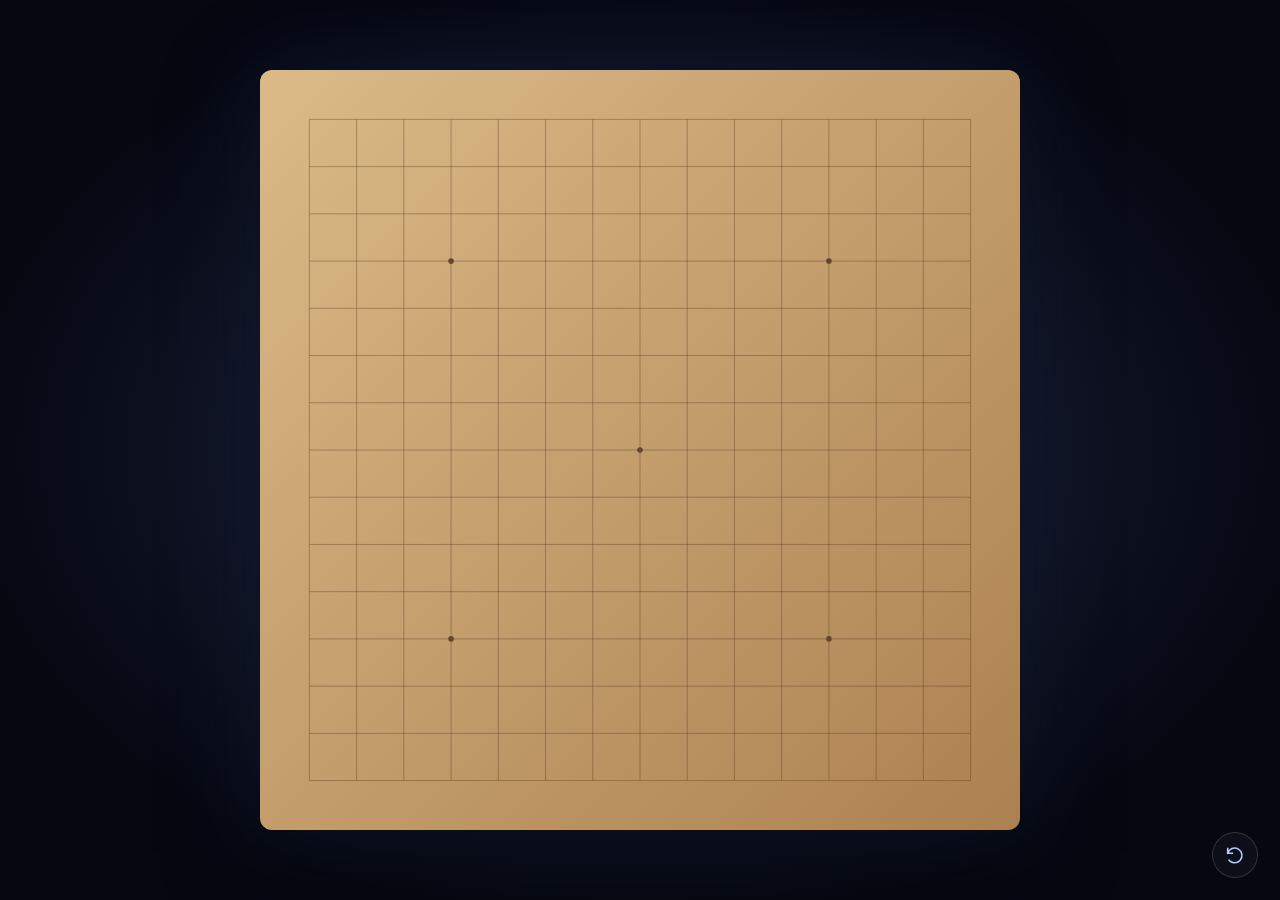
<file: uzi7/index.html>
<!doctype html>
<html lang="zh"><head><meta charset="utf-8"><meta name="viewport" content="width=device-width,initial-scale=1,user-scalable=no"><title>五子棋</title><link rel="stylesheet" href="style.css"></head><body><canvas id="board" aria-label="五子棋棋盘"></canvas><canvas id="effects"></canvas><button id="restart" aria-label="重新开始"><svg viewBox="0 0 24 24" fill="none" stroke="currentColor" stroke-width="1.7"><path d="M4 10a8 8 0 1 1 1 7M4 4v6h6"/></svg></button><script src="game.js"></script></body></html>
</file>
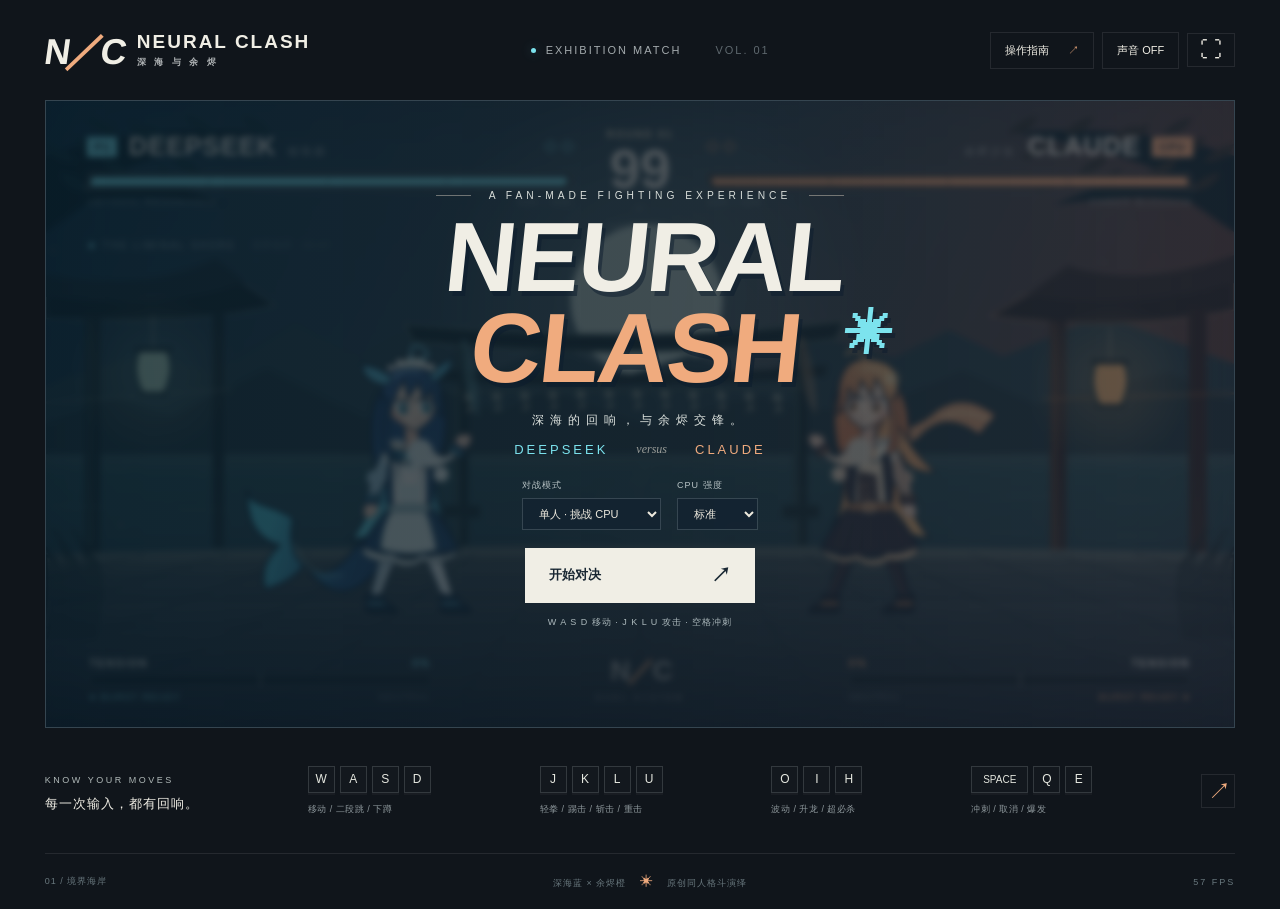
<file: vs/index.html>
<!doctype html>
<html lang="zh-CN">
<head>
  <meta charset="UTF-8">
  <meta name="viewport" content="width=device-width,initial-scale=1,viewport-fit=cover">
  <meta name="theme-color" content="#10151b">
  <title>NEURAL CLASH · 深海与余烬</title>
  <link rel="stylesheet" href="style.css">
</head>
<body>
  <main class="app">
    <header class="topbar">
      <a class="brand" href="./" aria-label="Neural Clash 首页"><span class="brand-symbol">N<span>／</span>C</span><span class="brand-name">NEURAL CLASH<small>深 海 与 余 烬</small></span></a>
      <div class="edition"><i></i> EXHIBITION MATCH <span>VOL. 01</span></div>
      <nav class="utilities" aria-label="游戏设置">
        <button id="helpButton" title="招式与操作（?）">操作指南 <span>↗</span></button>
        <button id="soundButton" aria-label="开启声音" title="声音">声音 OFF</button>
        <button id="fullscreenButton" aria-label="切换全屏" title="全屏">⛶</button>
      </nav>
    </header>

    <section class="arena" aria-label="2D 格斗场景">
      <canvas id="game" width="1440" height="760" aria-label="深海鲸鱼娘与橙发少女格斗游戏"></canvas>
      <div class="arena-vignette"></div>
      <div class="battle-hud">
        <div class="fighter-info blue">
          <div class="fighter-label"><span class="player-tag">P1</span><strong>DEEPSEEK<span>鲸鱼娘</span></strong><div class="rounds" id="rounds1"><i></i><i></i></div></div>
          <div class="health-frame"><div class="health-trail" id="trail1"></div><div class="health" id="health1"></div><span></span></div>
          <div class="health-meta"><span>ABYSSAL RESONANCE</span><span id="hp1">420 / 420</span></div>
        </div>
        <div class="timer-block"><span id="roundLabel">ROUND 01</span><strong id="timer">99</strong><small>∞ POTENTIAL</small></div>
        <div class="fighter-info orange">
          <div class="fighter-label"><div class="rounds" id="rounds2"><i></i><i></i></div><strong>CLAUDE<span>余烬少女</span></strong><span class="player-tag" id="p2Tag">CPU</span></div>
          <div class="health-frame"><div class="health-trail" id="trail2"></div><div class="health" id="health2"></div><span></span></div>
          <div class="health-meta"><span id="hp2">420 / 420</span><span>EMBER BLOSSOM</span></div>
        </div>
      </div>
      <div class="stage-caption"><span class="live-dot"></span> THE LIMINAL SHORE <span>境界海岸 · 23:47</span></div>
      <div class="combo combo-left" id="combo1"></div><div class="combo combo-right" id="combo2"></div>
      <div class="announcer" id="announcer" role="status" aria-live="polite"></div>
      <div class="bottom-hud">
        <div class="resource blue"><div class="resource-label"><b>TENSION</b><span id="meterText1">0%</span></div><div class="meter"><div id="meter1"></div><i></i></div><div class="burst-label"><span id="burst1">● BURST READY</span><small id="state1">NEUTRAL</small></div></div>
        <div class="stage-mark">N<span>／</span>C<small>DUEL SYSTEM</small></div>
        <div class="resource orange"><div class="resource-label"><span id="meterText2">0%</span><b>TENSION</b></div><div class="meter"><div id="meter2"></div><i></i></div><div class="burst-label"><small id="state2">NEUTRAL</small><span id="burst2">BURST READY ●</span></div></div>
      </div>

      <div class="screen-overlay" id="startScreen">
        <div class="intro-kicker"><span></span> A FAN-MADE FIGHTING EXPERIENCE <span></span></div>
        <h1>NEURAL<span>CLASH<i>✳</i></span></h1>
        <p class="intro-subtitle">深海的回响，与余烬交锋。</p>
        <div class="matchup"><span>DEEPSEEK</span><i>versus</i><span>CLAUDE</span></div>
        <div class="match-options"><label>对战模式<select id="mode"><option value="cpu">单人 · 挑战 CPU</option><option value="versus">双人 · 本地对战</option><option value="training">训练 · 自由练习</option></select></label><label id="difficultyLabel">CPU 强度<select id="difficulty"><option value="easy">轻松</option><option value="normal" selected>标准</option><option value="hard">挑战</option></select></label></div>
        <button class="primary-button" id="startButton">开始对决 <span>↗</span></button>
        <p class="start-hint">W A S D 移动 · J K L U 攻击 · 空格冲刺</p>
      </div>
      <div class="screen-overlay hidden pause-screen" id="pauseScreen"><span class="eyebrow">TAKE A BREATH</span><h2 id="pauseTitle">对决暂停</h2><p id="pauseMessage">下一次交锋，由你决定。</p><button class="primary-button" id="resumeButton">继续对决 <span>↗</span></button><button class="text-button" id="restartButton">重新开始</button><button class="text-button" id="menuButton">返回主界面</button></div>
      <button class="pause-button hidden" id="pauseButton" aria-label="暂停游戏">Ⅱ</button>
    </section>

    <section class="control-deck" aria-label="操作快捷提示">
      <div class="deck-title"><span class="eyebrow">KNOW YOUR MOVES</span><h2>每一次输入，都有回响。</h2></div>
      <div class="key-group"><div><kbd>W</kbd><kbd>A</kbd><kbd>S</kbd><kbd>D</kbd></div><span>移动 / 二段跳 / 下蹲</span></div>
      <div class="key-group"><div><kbd>J</kbd><kbd>K</kbd><kbd>L</kbd><kbd>U</kbd></div><span>轻拳 / 踢击 / 斩击 / 重击</span></div>
      <div class="key-group"><div><kbd>O</kbd><kbd>I</kbd><kbd>H</kbd></div><span>波动 / 升龙 / 超必杀</span></div>
      <div class="key-group"><div><kbd class="wide">SPACE</kbd><kbd>Q</kbd><kbd>E</kbd></div><span>冲刺 / 取消 / 爆发</span></div>
      <button id="deckHelp" class="deck-help" aria-label="查看全部招式">↗</button>
    </section>
    <section class="touch-controls" aria-label="触屏操作">
      <div class="touch-pad"><button data-code="KeyW" class="touch-up" aria-label="跳跃">↑</button><button data-code="KeyA" aria-label="左移">←</button><button data-code="KeyS" aria-label="下蹲">↓</button><button data-code="KeyD" aria-label="右移">→</button><button data-code="Space" class="touch-dash">冲刺</button></div>
      <div class="touch-attacks"><button data-code="KeyJ">轻拳</button><button data-code="KeyK">踢击</button><button data-code="KeyL">斩击</button><button data-code="KeyU">重击</button><button data-code="KeyO">波动</button><button data-code="KeyI">升龙</button><button data-code="KeyH">超杀</button><button data-code="KeyQ">取消</button><button data-code="KeyE">爆发</button></div>
    </section>
    <footer><span>01 / 境界海岸</span><span>深海蓝 × 余烬橙 <i>✳</i> 原创同人格斗演绎</span><span id="fps">60 FPS</span></footer>
  </main>

  <dialog id="helpDialog">
    <div class="dialog-header"><div><span class="eyebrow">THE DUEL MANUAL</span><h2>把本能，变成连段。</h2></div><button id="closeHelp" aria-label="关闭指南">×</button></div>
    <div class="manual-grid">
      <section><h3>01 <span>基础操作</span></h3><p><b>W A S D</b> 移动，W 跳跃（可二段跳），S 下蹲。按住远离对手的方向防御；下蹲后退为蹲防，<b>Shift</b> 原地防御。蹲踢需蹲防，空中攻击需站防。</p><p><b>空格</b> 向移动方向冲刺；空中可冲刺一次。<b>Esc</b> 暂停，<b>R</b> 训练重置。</p></section>
      <section><h3>02 <span>攻击与连段</span></h3><p><b>J → K → L → U</b> 轻拳、踢击、斩击、重击。命中或被防御后可按此顺序取消后摇，再接必杀。空中也能出招。</p><p><b>O</b> 深海脉冲 / 余烬飞星；<b>I</b> 鲸跃升龙 / 日轮上挑；<b>H</b> 沧海鲸鸣 / 烬日绽放，消耗 50% Tension。</p></section>
      <section><h3>03 <span>扭转战局</span></h3><p><b>Q · 罗曼取消</b> 消耗 50% Tension，取消当前动作，短暂减缓对手，创造连段机会。受击中不可用。</p><p><b>E · 蓝色爆发</b> 爆发槽满时可从受击中脱身，击退近身对手。能量随时间恢复。升龙启动与超杀具有短暂无敌。</p></section>
      <section><h3>04 <span>第二位玩家</span></h3><p><b>方向键</b> 移动和跳跃；<b>小键盘 1 / 2 / 3 / 4</b> 轻、脚、斩、重；<b>5 / 6 / 0</b> 波动、升龙、超杀。</p><p><b>小键盘 .</b> 冲刺，<b>7</b> 罗曼取消，<b>8</b> 爆发，<b>9</b> 原地防御。手柄：方向键或左摇杆移动，A 跳跃，X/Y/B/RB 攻击，LB 冲刺，LT 波动，RT 升龙；<b>下 + RT</b> 超杀，<b>下 + LB</b> 取消，<b>下 + RB</b> 爆发。训练模式拥有无限 Tension，停止攻击后恢复生命。</p></section>
    </div><div class="manual-note">先从 J → K → L → O 开始。确认命中、拉近距离，再把连段延伸到空中。</div>
  </dialog>
  <script src="game.js"></script>
</body>
</html>
</file>
<file: fish/style.css>
@charset "UTF-8";
.boss-warning{position:absolute;z-index:5;top:145px;left:50%;width:280px;transform:translateX(-50%);padding:12px 16px;background:linear-gradient(90deg,#0b1a26aa,#0d1b26e6,#0b1a26aa);border:1px solid #ffbd7866;color:#ffcf9c;pointer-events:none;box-shadow:0 0 26px #ff9b4114}
.boss-warning>div:first-child{display:flex;justify-content:space-between;align-items:center;gap:12px;font-size:11px;letter-spacing:1px}
.boss-warning strong{font-weight:500}.boss-warning span{font-size:10px;font-variant-numeric:tabular-nums;white-space:nowrap}
.windup-meter{height:3px;margin-top:10px;background:#ffbd7826}.windup-meter i{display:block;height:100%;width:0;background:currentColor;box-shadow:0 0 9px currentColor}
.boss-warning.parry-ready{border-color:#8cecff;color:#a3f1ff;box-shadow:0 0 32px #5ee0ff35}
.boss-warning.strike-soon{border-color:#ff794d;color:#ff9a78;box-shadow:0 0 32px #ff794d30}
.boss-warning:not([hidden])~.combat-hint{visibility:hidden}
@media(max-width:700px){.boss-warning{top:195px;width:250px;padding:10px 12px}.boss-warning>div:first-child{font-size:10px}}
@media(max-height:620px) and (min-width:701px){.boss-warning{top:105px;width:260px;padding:8px 12px}.boss-warning>div:first-child{font-size:10px}.windup-meter{margin-top:7px}}
:root{--ink:#d8e9e8;--muted:#829da5;--cyan:#82dcd8;--gold:#c9b88d;--line:#b6d5d329}
*{box-sizing:border-box}
html,body{margin:0;width:100%;height:100%;overflow:hidden;background:#06141d;color:var(--ink);font-family:"Segoe UI","Microsoft YaHei",sans-serif}
button,a{-webkit-tap-highlight-color:transparent}
button{font:inherit;color:inherit;cursor:pointer}
button:focus-visible,a:focus-visible{outline:2px solid var(--cyan);outline-offset:6px}
button{border:0}
button:disabled{opacity:.45;cursor:wait}
[hidden]{display:none!important}
#scene{position:fixed;inset:0;width:100%;height:100%;display:block;touch-action:none}
.grain,.vignette,#hit-flash{position:fixed;inset:0;pointer-events:none}
.grain{z-index:2;opacity:.045;background-image:url("data:image/svg+xml,%3Csvg viewBox='0 0 180 180' xmlns='http://www.w3.org/2000/svg'%3E%3Cfilter id='n'%3E%3CfeTurbulence type='fractalNoise' baseFrequency='.8' numOctaves='3' stitchTiles='stitch'/%3E%3C/filter%3E%3Cpath fill='%23fff' filter='url(%23n)' opacity='.5' d='M0 0h180v180H0z'/%3E%3C/svg%3E")}
.vignette{z-index:1;background:radial-gradient(ellipse at 55% 43%,transparent 20%,#020c1455 65%,#020911cc 110%)}
#hit-flash{z-index:8;box-shadow:inset 0 0 140px 35px #be374a;opacity:0;transition:opacity .1s}
.topbar{position:fixed;z-index:12;top:0;left:0;width:100%;display:flex;align-items:center;justify-content:space-between;padding:29px 3.5vw;border-bottom:1px solid #c0e2e412;background:linear-gradient(#03111988,transparent);pointer-events:none}
.topbar>*{pointer-events:auto}
.brand{text-decoration:none;color:#d2e5e4;display:flex;align-items:center;gap:12px}
.brand svg{width:39px;fill:#a6dadc;stroke:#d4eff0;stroke-width:1}
.brand>span{font-size:13px;letter-spacing:4px;font-weight:600}
.brand i{height:13px;width:1px;background:#a4c8cd55;margin:0 5px}
.brand small{font-size:14px;letter-spacing:4px}
.top-right{display:flex;align-items:center;gap:17px}
.chapter{font-size:11px;color:#96b2b7;letter-spacing:2px;margin-right:16px}
.chapter b{color:#527480;margin:0 13px}
.icon-button{width:28px;height:28px;border:1px solid #a9cbcf33;border-radius:50%;background:#0b202e55;font-size:14px;color:#b3cbd0;transition:.2s}
.icon-button:hover{color:#fff;border-color:#b9e8e0}
.landing{position:absolute;inset:0;z-index:3;background:linear-gradient(90deg,#020e19d9 0%,#04101d99 27%,transparent 65%)}
.intro{position:absolute;left:9vw;top:24%;width:390px}
.eyebrow{font-size:10px;letter-spacing:3px;color:#9fc3c7;display:flex;align-items:center;gap:12px}
.eyebrow>span{width:27px;height:1px;background:var(--cyan)}
h1{font-family:"STSong","SimSun",serif;font-weight:400;font-size:clamp(86px,9vw,146px);line-height:1.1;letter-spacing:16px;margin:28px 0 9px;text-shadow:0 0 65px #8dcad455}
h1 span{color:#a1ccd0}
.subtitle{font-family:"STSong","SimSun",serif;letter-spacing:12px;font-size:18px;color:#afc8ce;margin-left:5px}
.intro-copy{font-family:"STSong","SimSun",serif;font-size:14px;line-height:2.1;letter-spacing:3px;color:#91aab3;margin:35px 0}
.primary-button{height:56px;min-width:246px;background:linear-gradient(115deg,#a6d4d4,#6daab2);color:#09202d;display:flex;align-items:center;justify-content:space-between;padding:0 25px;font-size:14px;letter-spacing:4px;box-shadow:0 0 35px #7dbfc40a;transition:background .2s,box-shadow .2s,transform .2s}
.primary-button:hover{background:#c4eddf;box-shadow:0 0 40px #85d7d22a;transform:translateY(-2px)}
.button-arrow{font-size:23px;font-weight:200;letter-spacing:0}
.start-note{display:flex;align-items:center;gap:10px;margin-top:18px;font-size:10px;color:#6f909c;letter-spacing:1px}
.tiny-diamond{width:5px;height:5px;background:#9cc6c9;transform:rotate(45deg)}
.lore{position:absolute;right:5.3vw;bottom:19%;width:240px;padding:24px;background:linear-gradient(120deg,#0c223377,#09192611);border:1px solid #a7c4cb22;backdrop-filter:blur(8px)}
.lore-line{width:22px;height:1px;background:var(--gold);margin-bottom:22px}
.lore .eyebrow{font-size:8px;letter-spacing:2px;color:#8a9fa4}
.lore h2{font-family:"STSong","SimSun",serif;font-size:19px;letter-spacing:2px;font-weight:400;margin:17px 0}
.lore p{font-size:11px;line-height:2;color:#7f9aa5;letter-spacing:1px}
.lore-bottom{border-top:1px solid var(--line);margin-top:22px;padding-top:16px;display:flex;gap:14px;align-items:center;font-size:9px;color:#7f9aa5}
.lore-bottom b{color:var(--gold);font-size:16px;font-weight:400}
.difficulty{color:var(--gold);font-size:8px;white-space:nowrap}
.landing-footer{position:absolute;left:3.5vw;right:3.5vw;bottom:27px;display:flex;justify-content:space-between;align-items:center;font-size:9px;color:#728e9c;letter-spacing:1.8px}
.landing-footer i{font-style:normal;margin:0 18px;color:#466572}
.footer-right{display:flex;align-items:center;gap:9px}
.status-dot{width:4px;height:4px;border-radius:50%;background:#8cc8b1;box-shadow:0 0 8px #8cc8b1}
.player-status{position:absolute;z-index:4;left:3.6vw;top:112px;display:flex;gap:15px;align-items:center}
.player-emblem{width:51px;height:51px;border:1px solid #a6c0c655;display:grid;place-items:center;font-size:35px;color:#83bcc6;border-radius:50%;box-shadow:0 0 20px #559eae15}
.status-content{width:240px}
.player-name{font-family:serif;font-size:17px;margin-bottom:10px}
.player-name span{font-family:"Segoe UI",sans-serif;font-size:8px;letter-spacing:3px;color:#7599a8;margin-left:12px}
.meter{background:#020c14bb;border:1px solid #97c3c329;height:9px;margin:5px 0;overflow:hidden}
.meter>div{height:100%;transition:width .12s}
.health>div{background:linear-gradient(90deg,#813f4e,#c77a7a)}
.stamina{height:5px;width:85%}
.stamina>div{background:linear-gradient(90deg,#377f77,#a4caaa)}
.status-values{display:flex;justify-content:space-between;font-size:9px;color:#91b2bc;letter-spacing:1px;margin-top:7px}
.location{position:absolute;z-index:4;right:3.6vw;top:116px;text-align:right;animation:location-in 8s forwards;pointer-events:none}
.location>span{font-size:8px;letter-spacing:3px;color:#7b99a4}
.location h2{font-family:serif;font-weight:400;font-size:23px;letter-spacing:5px;margin:9px 0}
.location>div{font-size:10px;color:#809aa3;letter-spacing:2px}
@keyframes location-in{0%{opacity:0}
15%,65%{opacity:1}
100%{opacity:.28}
}
.equipment{position:absolute;z-index:4;bottom:67px;left:3.6vw;display:flex;gap:10px;align-items:center}
.equipment-slot{width:62px;height:70px;border:1px solid #8eacb744;background:#06172299;display:flex;flex-direction:column;align-items:center;justify-content:center;position:relative}
.equipment-slot>span{font-size:32px;line-height:35px;color:#b8e9ec}
.equipment-slot small{font-size:8px;letter-spacing:1px;color:#93aeb9}
.flask-slot>span{color:#a7cbb4;transform:rotate(180deg);font-size:26px}
.flask-slot b{position:absolute;right:7px;top:6px;font-size:10px;font-weight:400;color:#cde3ca}
.equipment-caption{font-size:9px;line-height:1.8;letter-spacing:1px;color:#6d929f;max-width:130px;margin-left:7px}
.boss-hud{position:absolute;bottom:80px;left:50%;width:min(44vw,700px);transform:translateX(-50%);z-index:4}
.boss-title{display:flex;align-items:center;justify-content:space-between;margin-bottom:12px}
.boss-title>span{font-family:"STSong","SimSun",serif;font-size:20px;letter-spacing:4px}
.boss-title>small{font-size:8px;color:#9ba9a7;letter-spacing:2px}
.boss-meter{position:relative;height:8px;background:#0a1116;border:1px solid #9b967266;box-shadow:0 0 0 3px #07141a66}
.boss-meter>div{position:absolute;inset:0 auto 0 0;width:100%;background:linear-gradient(90deg,#6d333d,#c48477);transition:width .12s}
.boss-meter #boss-trail{background:#c4b17b;transition:width 1s .3s}
.boss-under{display:flex;justify-content:space-between;font-size:9px;letter-spacing:1.5px;color:#8b9fa7;margin-top:11px}
.quick-controls{position:absolute;z-index:4;right:3.6vw;bottom:63px;display:grid;grid-template-columns:auto auto;gap:11px 15px;font-size:9px;color:#839ba7}
kbd{font-family:inherit;font-size:9px;letter-spacing:.5px;border:1px solid #8cabb333;background:#081c27aa;border-radius:2px;padding:3px 5px;color:#c0d1d5;display:inline-block;margin-right:5px}
.run-stats{position:absolute;z-index:4;bottom:27px;left:3.6vw;display:flex;gap:24px;color:#7b97a4;font-size:9px;letter-spacing:2px}
.run-stats b{font-weight:400;color:#b7c3c7}
.target-label{position:absolute;z-index:4;top:107px;left:50%;transform:translateX(-50%);font-size:10px;color:#b9dad6;letter-spacing:2px}
.combat-hint{position:absolute;z-index:4;top:23%;left:50%;transform:translateX(-50%);font-family:serif;font-size:16px;letter-spacing:3px;color:var(--gold);text-shadow:0 2px 8px #000;opacity:0;transition:opacity .2s;white-space:nowrap}
.announcement{position:fixed;z-index:9;top:40%;left:0;right:0;text-align:center;pointer-events:none;font-family:"STSong","SimSun",serif;font-size:40px;letter-spacing:12px;color:#c8c6a9;text-shadow:0 0 24px #002a3e;background:linear-gradient(90deg,transparent,#03101c88,transparent);padding:24px;opacity:0;transition:opacity .6s}
.overlay{position:fixed;z-index:20;inset:0;background:#010b14c9;backdrop-filter:blur(8px);display:flex;align-items:center;justify-content:center;padding:28px;text-align:center}
.overlay .eyebrow{justify-content:center}
.overlay h2{font-family:"STSong","SimSun",serif;font-weight:400;font-size:52px;letter-spacing:12px;margin:28px 0}
.overlay p{color:#9bafb7;font-size:12px;line-height:2;letter-spacing:1px}
.overlay .primary-button{margin:28px auto 14px}
.result-inner,.pause-inner{max-width:580px}
.result-stats{display:flex;justify-content:center;gap:38px;font-size:10px;color:#7fa0ab;margin-top:26px;letter-spacing:2px}
.result-stats b{font-size:19px;font-weight:400;color:#d2d7c9;display:block;margin-bottom:9px}
.text-button{background:transparent;color:#8aa7b2;font-size:11px;letter-spacing:2px;padding:10px 20px}
.text-button:hover{color:white}
.help-inner{max-width:660px}
.help-inner h2{font-size:33px;letter-spacing:5px;margin:22px 0}
.help-grid{display:grid;grid-template-columns:1fr 1fr;gap:16px 26px;text-align:left;margin:32px 0}
.help-grid>div{display:flex;flex-direction:column;align-items:flex-start;gap:8px}
.help-grid span{font-size:11px;color:#a2b9be}
.help-tip{text-align:left;font-size:11px!important;color:#7ea1ad!important;border-top:1px solid #8daeb52b;padding-top:15px;letter-spacing:0!important}
.help-inner .primary-button{height:45px;min-width:210px}
#loading{position:fixed;z-index:25;inset:0;background:#061722;display:flex;align-items:center;justify-content:center;flex-direction:column;gap:20px;font-size:12px;letter-spacing:4px;color:#83b7bf}
.loading-mark{font-size:44px;animation:breathe 2s infinite}
@keyframes breathe{50%{opacity:.3;transform:scale(.9)}
}
#touch-controls{position:fixed;z-index:10;bottom:135px;left:0;width:100%;pointer-events:none}
#joystick{position:absolute;left:28px;bottom:0;width:110px;height:110px;border-radius:50%;border:1px solid #a3d4d644;background:#061a2333;pointer-events:auto;touch-action:none}
#joystick-knob{position:absolute;left:35px;top:35px;width:40px;height:40px;border-radius:50%;background:#abd8d54d;border:1px solid #a3d4d677}
.touch-actions{position:absolute;right:22px;bottom:0;width:205px;display:flex;flex-wrap:wrap;justify-content:flex-end;gap:10px;pointer-events:auto}
.touch-actions button{width:54px;height:54px;border:1px solid #b1dcd755;border-radius:50%;background:#0a293b99;font-size:12px;touch-action:none}
.touch-actions button:last-child{width:70px;height:70px;margin-top:-6px;background:#73a5ab66}
.touch-actions button:active{background:#c2e5df77}
body.playing .topbar{background:linear-gradient(#031119aa,transparent)}

@media(max-width:1100px){.intro{left:7vw;top:23%}
.lore{right:4vw;width:215px}
.quick-controls{grid-template-columns:auto;bottom:53px;gap:7px}
.equipment-caption{display:none}
.boss-hud{width:49vw;bottom:75px}
.boss-title>span{font-size:16px;letter-spacing:2px}
.boss-title>small{font-size:7px}
.status-content{width:200px}
}
@media(max-width:700px){.topbar{padding:20px}
.brand{gap:8px}
.brand>span{font-size:11px;letter-spacing:2px}
.brand svg{width:30px}
.brand small,.brand i,.chapter{display:none}
.top-right{gap:9px}
.intro{top:21%;left:8vw;width:84vw}
h1{font-size:104px}
.intro-copy{margin:25px 0;font-size:12px}
.lore{display:none}
.landing-footer{left:8vw;right:8vw;bottom:22px;font-size:8px;gap:12px}
.landing-footer>span:nth-child(2){display:none}
.start-note{font-size:8px}
.player-status{top:84px;left:20px;gap:8px}
.player-emblem{width:36px;height:36px;font-size:25px}
.status-content{width:160px}
.player-name{font-size:14px;margin-bottom:6px}
.player-name span{font-size:7px}
.location{top:88px;right:18px}
.location h2{font-size:15px;letter-spacing:2px}
.location>span{font-size:6px;letter-spacing:1px}
.location>div{font-size:8px}
.target-label{top:171px;font-size:8px}
.quick-controls{display:none}
.boss-hud{bottom:46px;width:86vw}
.boss-title>span{font-size:15px}
.boss-title>small{font-size:7px;letter-spacing:1px}
.equipment{bottom:143px;left:20px}
.equipment-slot{width:47px;height:57px}
.equipment-slot>span{font-size:25px}
.equipment-slot small{font-size:7px}
.run-stats{bottom:15px;left:7vw}
.combat-hint{top:28%;font-size:12px}
.announcement{font-size:26px;letter-spacing:7px}
.overlay h2{font-size:35px;letter-spacing:7px}
.help-grid{gap:13px 16px;margin:20px 0}
.help-grid span{font-size:9px}
.help-inner h2{font-size:25px}
.help-tip{font-size:10px!important}
.help-inner .eyebrow{font-size:8px}
.overlay{padding:20px}
.help-inner{max-height:95vh;overflow:auto}
.result-stats{gap:24px;font-size:9px}
body.touch .equipment{display:none}
}
@media(max-height:620px) and (min-width:701px){.topbar{padding:16px 3.5vw}
.intro{top:18%}
h1{font-size:85px;margin-top:16px}
.intro-copy{margin:17px 0;font-size:11px}
.subtitle{font-size:14px}
.primary-button{height:46px}
.start-note{font-size:8px}
.lore{bottom:18%;padding:18px}
.landing-footer{bottom:18px}
.player-status{top:77px}
.location{top:81px}
.boss-hud{bottom:43px}
.equipment,.quick-controls{bottom:42px}
.run-stats{bottom:15px}
.target-label{top:83px}
.help-inner{max-height:95vh;overflow:auto}
.help-grid{gap:10px;margin:16px 0}
.help-inner h2{font-size:26px;margin:16px}
.help-inner .primary-button{margin:14px auto}
.help-tip{font-size:10px!important}
#touch-controls{bottom:100px}
#joystick{width:90px;height:90px}
#joystick-knob{left:25px;top:25px}
.touch-actions button{width:45px;height:45px}
.touch-actions button:last-child{width:57px;height:57px}
.equipment{display:none}
}


/* Touch-specific HUD and compact landscape layout. */
body.touch .quick-controls,body.touch .equipment{display:none}

@media(max-height:620px) and (min-width:701px){.combat-hint{top:132px;font-size:11px;letter-spacing:2px}
.announcement{font-size:28px;letter-spacing:8px;padding:16px}
.location h2{font-size:17px;letter-spacing:3px}
.location>span{font-size:7px}
.location>div{font-size:8px}
.target-label{font-size:8px}
.boss-title>span{font-size:15px}
.boss-title>small{font-size:7px}
}

@media(max-height:620px) and (min-width:701px){.start-note{display:none}}
</file>
<file: uzi14/style.css>
:root{color-scheme:dark;--bg:#101714;--panel:#151f1a;--panel-deep:#111a16;--line:#b9a27622;--gold:#d9be85;--muted:#78877a;--text:#e7e9dc;--jade:#9fbf9d;--serif:"Noto Serif SC","Songti SC","SimSun",serif;--sans:"Microsoft YaHei","PingFang SC",system-ui,sans-serif}
*{box-sizing:border-box}body{margin:0;background:var(--bg);color:var(--text);font:13px/1.6 var(--sans);min-width:340px}button,a,input{-webkit-tap-highlight-color:transparent}button{font:inherit;color:inherit;cursor:pointer}button{border:0;background:none}a{color:inherit;text-decoration:none}svg{width:20px;height:20px;fill:none;stroke:currentColor;stroke-width:1.5;stroke-linecap:round;stroke-linejoin:round}button:focus-visible,a:focus-visible,canvas:focus-visible{outline:2px solid var(--gold);outline-offset:4px}button:disabled{cursor:not-allowed}button,input{touch-action:manipulation}button{transition:color .2s,background .2s,border-color .2s,transform .2s}::selection{background:#8ca68155}body::before{position:fixed;inset:0;content:"";z-index:-2;background:radial-gradient(ellipse at 48% 23%,#3c49302b,transparent 60%),linear-gradient(120deg,#101915,#101713 70%,#111a17)}.svg-defs{position:absolute;width:0;height:0;overflow:hidden}#ambient{position:fixed;inset:0;z-index:-1;width:100%;height:100%;pointer-events:none}.aurora{position:fixed;top:-410px;left:calc(50% - 500px);width:1000px;height:900px;background:radial-gradient(ellipse,#b29a4b09,transparent 65%);pointer-events:none;z-index:-1}.app-shell{max-width:1560px;margin:0 auto;padding:0 48px}.site-header{height:104px;display:flex;align-items:center;justify-content:space-between;border-bottom:1px solid var(--line);gap:20px}.brand{display:flex;align-items:center;gap:15px}.brand-seal{width:44px;height:46px;display:grid;place-items:center;border:1px solid #bba46e77;color:var(--gold);font:29px var(--serif);position:relative}.brand-seal::after{content:"";position:absolute;inset:3px;border:1px solid #bba46e33}.brand-name{font:24px var(--serif);letter-spacing:6px;color:#e8e4d0}.brand-dot{color:#a8956e;margin:0 2px}.brand-name small{display:block;font:8px/1.5 var(--sans);letter-spacing:2.8px;color:#9d9d84;margin-top:9px}.header-center{font-size:11px;letter-spacing:3px;color:#9aab96;display:flex;align-items:center;gap:10px;margin-left:12px}.live-dot{width:5px;height:5px;border-radius:50%;background:#a4bd8d;box-shadow:0 0 9px #b0d69b55;display:inline-block;flex-shrink:0}.header-actions{display:flex;align-items:center;gap:14px}.text-button{display:flex;align-items:center;gap:8px;font-size:12px;color:#b5bdac}.text-button svg{width:16px;height:16px}.text-button:hover,.icon-button:hover{color:var(--gold)}.header-divider{height:17px;width:1px;background:var(--line);margin:0 5px}.icon-button{display:grid;place-items:center;width:32px;height:32px;color:#9ba991;position:relative}.icon-button svg{width:18px;height:18px}.sound-slash{position:absolute;left:7px;top:15px;width:20px;height:1px;background:#a1ab97;transform:rotate(-50deg);box-shadow:0 1px #101714}.sound-on .sound-slash{display:none}.page-heading{display:flex;justify-content:space-between;align-items:center;padding:33px 0 28px}.eyebrow{color:#a99670;font-size:9px;font-weight:500;letter-spacing:3.2px;display:flex;align-items:center;gap:8px}.eyebrow>span{width:15px;height:1px;background:#ac946c77}.page-heading h1{font:normal 30px/1.5 var(--serif);letter-spacing:5px;margin:10px 0 9px}.page-heading h1>span{margin-left:23px;color:#b9bba8}.page-heading p{font-size:11px;letter-spacing:1.1px;color:#899481;margin:0}.mode-button{display:flex;align-items:center;gap:12px;border:1px solid #b9a2763d;background:#ad9a6010;padding:10px 14px;font-size:11px;border-radius:3px;color:#d3c7a6;letter-spacing:1px;margin-top:12px}.mode-button:hover{background:#ad9a6025;border-color:#b9a2767d}.mode-icon{font-size:18px;color:#bdaa7d}.mode-chevron{font-size:16px;color:#939b85;margin-left:10px}.arena-layout{display:grid;grid-template-columns:minmax(180px,1fr) minmax(400px,2.65fr) minmax(180px,1fr);gap:25px;align-items:start}.left-rail,.right-rail{display:flex;flex-direction:column;gap:23px}.player-panel{position:relative;background:linear-gradient(120deg,#19251d,#141e18);border:1px solid #b9a27627;border-radius:5px;padding:19px 17px 12px;transition:border-color .5s,box-shadow .5s}.player-panel.active-player{border-color:#baa16a69;box-shadow:inset 0 1px #c8ad6924,0 0 30px #c5b56d04}.player-panel.active-player::before{content:"";width:34px;height:2px;position:absolute;background:#c9b27c;top:-1px;left:20px;box-shadow:0 0 12px #cfb77555}.panel-topline{display:flex;justify-content:space-between;align-items:center;color:#a5ab95;font-size:9px;letter-spacing:1px;gap:5px}.player-tag{padding:2px 6px;border-radius:2px;color:#bfc99f;background:#b6c29210;border:1px solid #b6c29222;font-size:8px;letter-spacing:.5px}.opponent-tag{color:#a1a99a;font-size:8px;border:1px solid #9caa9327;border-radius:2px;padding:2px 5px;letter-spacing:0}.player-identity{display:flex;align-items:center;gap:12px;margin:23px 0 24px}.avatar{position:relative;width:46px;height:49px;flex-shrink:0;display:grid;place-items:center;background:linear-gradient(140deg,#384b3b,#1e3025);border:1px solid #8ca48133;color:#d8d5b5}.avatar span{font:24px var(--serif);z-index:1;text-shadow:0 0 15px #bdc79c77}.avatar i{position:absolute;inset:6px;border:1px solid #b4c09433;transform:rotate(45deg)}.avatar-ai{background:linear-gradient(140deg,#464536,#272d24);color:#d6cbaa;border-color:#cdb88533}.avatar-ai i{border-color:#cdb88533}.player-identity h2{font-size:15px;font-weight:500;letter-spacing:2px;margin:0 0 5px}.player-identity p{font-size:8px;color:#85917f;margin:0;letter-spacing:.3px;white-space:nowrap}.identity-stone{width:15px;height:15px;border-radius:50%;margin-left:auto;flex-shrink:0}.identity-stone.black{background:radial-gradient(circle at 35% 25%,#56675c,#1b2822 55%,#080e0b);border:1px solid #91a37b66;box-shadow:0 3px 5px #0008}.identity-stone.white{background:radial-gradient(circle at 35% 25%,#f3efdc,#c2c6b3 70%,#8b9685);box-shadow:0 3px 5px #0008}.energy-heading{display:flex;justify-content:space-between;font-size:10px;color:#a7ad97;align-items:center}.energy-spark{font-style:normal;color:#cbb87e;margin-right:5px}.energy-heading strong{font-size:15px;color:#e2d5ad;font-weight:500;font-variant-numeric:tabular-nums}.energy-heading small{font-size:9px;color:#6b7968}.energy-track{height:4px;background:#070e09;border-radius:2px;margin:9px 0 19px;overflow:hidden}.energy-track>div{height:100%;background:linear-gradient(90deg,#638465,#bdc799);border-radius:2px;box-shadow:0 0 8px #a5b07b66;transition:width .6s}.ai-panel .energy-track>div{background:linear-gradient(90deg,#74755b,#ccba8a)}.player-stats{display:flex;justify-content:space-between;padding-top:10px;border-top:1px solid #a3ad7d18;color:#73816f;font-size:9px}.player-stats b{font-weight:500;color:#c3c6ae;margin-left:9px}.insight-panel{border:1px solid #b9a27622;border-radius:4px;padding:18px 18px 8px;overflow:hidden;background:linear-gradient(135deg,#9b996208,transparent)}.section-label{display:flex;align-items:center;justify-content:space-between;font-size:10px;color:#b0b39b}.section-label svg{width:15px;height:15px;color:#8b926d}.insight-panel>p{font:19px/1.95 var(--serif);letter-spacing:3px;color:#c7c9b2;margin:22px 0 17px}.wisdom-line{height:1px;width:24px;background:#a594654a;margin:0 0 12px}.insight-panel>span{font-size:9px;color:#7b8a74;letter-spacing:1px}.mini-constellation{height:75px;margin:6px -6px -2px}.mini-constellation svg{width:100%;height:100%;stroke:#99a67544;stroke-width:.7;fill:none}.mini-constellation circle{fill:#aeaf75;stroke:0}.rules-note{display:flex;gap:11px;padding:0 4px;color:#677862;align-items:start}.rules-note>span{font-size:19px;color:#8d9974}.rules-note p{font-size:9px;line-height:2;letter-spacing:.3px;margin:3px 0}.board-panel{border:1px solid #b9a27636;border-radius:5px;background:linear-gradient(130deg,#1b251c88,#121c16aa);min-width:0;overflow:hidden;box-shadow:0 12px 60px #0002}.board-toolbar{height:47px;padding:0 20px;display:flex;align-items:center;justify-content:space-between;border-bottom:1px solid #b9a27615;font-size:10px}.board-status{display:flex;align-items:center;gap:9px;color:#bcc3a8}.board-status .live-dot{height:4px;width:4px}.round-label{display:flex;align-items:center;gap:8px;color:#7d8b76;font-size:9px;font-variant-numeric:tabular-nums}.round-label strong{font:12px var(--sans);color:#c8c7ac}.toolbar-separator{width:1px;height:9px;background:#7d8b763b;margin:0 4px}#timer{letter-spacing:1px;font-size:10px}.board-stage{position:relative;aspect-ratio:1;margin:15px 17px 11px;isolation:isolate;background:radial-gradient(circle at 50% 45%,#3c4c2e24,transparent 65%)}#board{display:block;width:100%;height:100%;position:relative;z-index:2;touch-action:none;cursor:crosshair;border-radius:2px}#effects{position:absolute;inset:0;z-index:4;width:100%;height:100%;pointer-events:none}.frame-corner{position:absolute;width:16px;height:16px;border-color:#b6a06b6b;border-style:solid;z-index:3;pointer-events:none}.tl{left:0;top:0;border-width:1px 0 0 1px}.tr{right:0;top:0;border-width:1px 1px 0 0}.bl{left:0;bottom:0;border-width:0 0 1px 1px}.br{right:0;bottom:0;border-width:0 1px 1px 0}.orbit{position:absolute;left:13%;top:13%;width:74%;height:74%;border:1px solid #ad9b5720;border-radius:50%;pointer-events:none;z-index:0}.orbit-one::before,.orbit-one::after{content:"";position:absolute;inset:-12px;border:1px dashed #ad9b5715;border-radius:50%}.orbit-one::after{inset:15px;border-style:solid;border-color:#ad9b570a}.orbit-two{left:6%;top:6%;width:88%;height:88%;border-color:#ad9b5709}.board-footer{border-top:1px solid #b9a27617;min-height:44px;display:flex;align-items:center;justify-content:space-between;padding:0 15px;gap:10px}.board-footer>span{font-size:9px;color:#819077;display:flex;align-items:center;gap:7px;min-width:0}.small-stone{display:inline-block;width:6px;height:6px;border:1px solid #83927188;transform:rotate(45deg);flex-shrink:0}.board-footer>div{display:flex;gap:16px;flex-shrink:0}.board-tool{font-size:9px;display:flex;align-items:center;gap:5px;color:#a4ad94;padding:10px 0}.board-tool svg{width:12px;height:12px}.board-tool:hover{color:var(--gold)}.board-tool:disabled{opacity:.3}.chronicle{border:1px solid #b9a27622;border-radius:4px;padding:18px 15px 0;background:#141e1733}.chronicle-label{font-size:7px;color:#90a47d;letter-spacing:1px;padding-left:9px;position:relative}.chronicle-label:before{content:"";position:absolute;left:0;top:4px;width:3px;height:3px;background:#90a47d;border-radius:50%}.log-list{height:235px;overflow-y:auto;margin:19px -6px 0;padding:0 6px;scrollbar-width:thin;scrollbar-color:#78816344 transparent;mask-image:linear-gradient(black 92%,transparent)}.log-item{display:flex;align-items:start;gap:10px;padding:0 0 18px;position:relative;color:#afb59d;font-size:10px;animation:log-in .4s ease}.log-item:after{content:"";position:absolute;top:15px;left:5px;bottom:2px;border-left:1px solid #8e9b7030}.log-item:last-child:after{display:none}.log-item>i{font-size:12px;color:#a8b183;font-style:normal;width:11px;flex-shrink:0;text-align:center}.log-item small{display:block;color:#5e725e;font-size:8px;letter-spacing:.5px;margin-top:4px}.log-item.log-thunder{color:#ddc38e}.log-item.log-frost{color:#94c9cf}.log-item.log-twin{color:#c7aff0}.log-item.log-oracle{color:#c1cc92}.log-item.log-win{color:#edcf87}.log-bottom{border-top:1px solid #b9a27618;padding:11px 0;color:#52654f;font-size:8px;text-align:center;letter-spacing:1px}.skills-section{margin-top:28px}.skills-heading{display:flex;justify-content:space-between;align-items:center;margin-bottom:15px;gap:10px}.skills-heading>div{display:flex;gap:10px;align-items:center}.diamond{font-size:21px;color:#bcaa7b}.skills-heading h2{font:15px var(--serif);letter-spacing:3px;color:#d2d0b4;margin:0}.skills-subtitle{font-size:9px;color:#6d7f68;margin-left:10px;letter-spacing:.5px}.regen-note{font-size:9px;color:#809073}.regen-note i{font-style:normal;color:#a5b184;font-size:13px;margin-right:4px}.regen-note>span{margin:0 7px;color:#53634c}.skill-grid{display:grid;grid-template-columns:repeat(4,1fr);gap:16px}.skill-card{--accent:#c5aa72;display:flex;text-align:left;gap:13px;position:relative;border:1px solid #b9a27628;background:linear-gradient(115deg,#b09c670c,#16201866);border-radius:4px;padding:18px 15px;min-width:0;min-height:116px;overflow:hidden}.skill-card::before{content:"";position:absolute;top:0;left:15px;right:15px;height:1px;background:linear-gradient(90deg,transparent,var(--accent),transparent);opacity:.2}.skill-card:hover:not(:disabled),.skill-card.selected{border-color:color-mix(in srgb,var(--accent) 70%,transparent);background:color-mix(in srgb,var(--accent) 8%,#142017);box-shadow:0 0 20px color-mix(in srgb,var(--accent) 6%,transparent);transform:translateY(-3px)}.skill-card.frost{--accent:#8bbfc9;background:linear-gradient(115deg,#78b8c20a,#16201b66)}.skill-card.twin{--accent:#b6a0d6;background:linear-gradient(115deg,#9980b80b,#16201866)}.skill-card.oracle{--accent:#a9bb87;background:linear-gradient(115deg,#a7b6790a,#16201866)}.skill-icon{width:42px;height:46px;border:1px solid color-mix(in srgb,var(--accent) 24%,transparent);background:color-mix(in srgb,var(--accent) 6%,transparent);display:grid;place-items:center;flex-shrink:0;color:var(--accent);margin-top:4px;clip-path:polygon(10% 0,100% 0,100% 85%,85% 100%,0 100%,0 10%)}.skill-icon svg{width:26px;height:26px;stroke-width:1.2;filter:drop-shadow(0 0 6px color-mix(in srgb,var(--accent) 45%,transparent))}.skill-content{flex:1;min-width:0}.skill-title{display:flex;justify-content:space-between;align-items:center;gap:3px}.skill-title h3{font:15px var(--serif);letter-spacing:1.6px;color:#d9d9c3;margin:0}.skill-title kbd{font:9px var(--sans);color:#79816c;border:1px solid #8a95752b;padding:0 5px;border-radius:2px;line-height:18px}.skill-card p{font-size:9px;color:#778971;letter-spacing:.1px;margin:9px 0 10px;white-space:nowrap}.skill-meta{display:flex;justify-content:space-between;gap:5px;font-size:8px;color:#64765e}.skill-meta>span:first-child{color:var(--accent)}.skill-meta b{font-weight:500;margin:0 3px}.skill-card:disabled{opacity:.43}.skill-card:disabled h3{color:#b0b59c}.cooldown-badge{display:none;position:absolute;right:8px;bottom:5px;background:#1b251a;font-size:8px;color:var(--accent);padding:0 4px}.skill-card.on-cooldown .cooldown-badge{display:block}.site-footer{display:flex;justify-content:space-between;align-items:center;padding:23px 0 22px;margin-top:25px;border-top:1px solid var(--line);font-size:8px;letter-spacing:1.2px;color:#53664f}.footer-dot{color:#485d43;margin:0 10px}.footer-star{margin-left:16px;color:#8f9569;font-size:12px}.target-banner{position:absolute;z-index:6;bottom:9px;left:50%;transform:translateX(-50%);display:flex;align-items:center;gap:15px;white-space:nowrap;background:#15251bf5;border:1px solid #c2ac7266;box-shadow:0 5px 20px #0006;border-radius:3px;padding:9px 12px;font-size:10px;color:#d5c69c;max-width:calc(100% - 8px)}.target-banner[hidden]{display:none}.target-banner button{border-left:1px solid #c2ac7233;padding-left:12px;font-size:9px;color:#9da78e}.target-banner kbd{font-size:8px;margin-left:3px;color:#697f64}.skill-announcement{position:absolute;z-index:5;top:43%;left:0;width:100%;text-align:center;pointer-events:none;opacity:0;color:#e2c895;background:linear-gradient(90deg,transparent,#0d1a13df,transparent);padding:16px 0}.skill-announcement.show{animation:announcement 1.8s forwards}.skill-announcement>span{font-size:10px;letter-spacing:8px;display:block}.skill-announcement strong{font:32px var(--serif);letter-spacing:10px;display:block;margin:6px 0;text-shadow:0 0 22px currentColor}.skill-announcement small{font-size:8px;letter-spacing:5px;opacity:.6}.toast{position:fixed;z-index:50;bottom:40px;left:50%;transform:translate(-50%,15px);background:#233022f5;border:1px solid #a69b6866;color:#d9d3b1;border-radius:4px;box-shadow:0 6px 30px #0006;padding:12px 23px;font-size:12px;pointer-events:none;opacity:0;transition:opacity .25s,transform .25s;max-width:90vw;text-align:center}.toast.show{opacity:1;transform:translate(-50%,0)}.modal{color:var(--text);padding:38px;max-width:min(540px,calc(100vw - 32px));width:100%;background:radial-gradient(ellipse at 30% 0,#30422b66,transparent 60%),#152119;border:1px solid #bca26c66;border-radius:7px;box-shadow:0 30px 100px #0009;max-height:90dvh;overflow:auto}.modal::backdrop{background:#070e0bd1;backdrop-filter:blur(9px)}.modal[open]{animation:modal-in .25s ease}.modal-close{position:absolute;right:14px;top:14px}.modal h2{font:28px var(--serif);letter-spacing:4px;margin:16px 0 10px;color:#e3dfc3}.modal-intro{font-size:11px;color:#8e9e82;margin:0 0 26px;line-height:1.9}.guide-rows>div{display:flex;gap:17px;margin:19px 0}.guide-rows>div>span{font:20px var(--serif);color:#8b9568;line-height:1.5}.guide-rows p{margin:0;font-size:11px;color:#99a68d;line-height:1.9}.guide-rows strong{color:#d0d1b6;font-size:12px;display:block;margin-bottom:5px;font-weight:500;letter-spacing:1px}.primary-button{display:flex;align-items:center;justify-content:center;gap:16px;background:linear-gradient(110deg,#a2af80,#d0c393);color:#1e2b1b;border:1px solid #d4cca277;padding:13px 22px;width:100%;border-radius:3px;font-size:12px;letter-spacing:2px;font-weight:600;margin-top:28px}.primary-button svg{width:17px;height:17px}.primary-button:hover{filter:brightness(1.12);transform:translateY(-1px)}.secondary-button{padding:12px 22px;border:1px solid #b9a27644;border-radius:3px;color:#b8bea5;font-size:12px;letter-spacing:1px}.secondary-button:hover{background:#b9a27610}.modal fieldset{border:0;padding:0;margin:25px 0}.modal legend{font-size:11px;color:#bdc3a8;letter-spacing:1px;margin-bottom:12px}.option-grid{display:grid;grid-template-columns:1fr 1fr;gap:10px}.option{position:relative;display:flex;flex-direction:column;gap:6px;padding:15px 12px;border:1px solid #a3b08733;border-radius:3px;cursor:pointer;background:#a3b08703}.option:has(input:checked){border-color:#c7bb7b99;background:#c7bb7b12}.option input{position:absolute;opacity:0;width:1px;height:1px}.option:focus-within{outline:1px solid var(--gold)}.option strong{font-size:12px;color:#d5d6b9;font-weight:500;letter-spacing:1px}.option span{font-size:9px;color:#7c9072}.difficulty-options{grid-template-columns:repeat(3,1fr)}fieldset:disabled{opacity:.3}.switch-row{display:flex;align-items:center;justify-content:space-between;margin:23px 0;position:relative;cursor:pointer}.switch-row strong{display:block;font-size:12px;color:#bac3a5;font-weight:400;letter-spacing:1px}.switch-row small{display:block;font-size:9px;color:#71876a;margin-top:4px}.switch-row input{position:absolute;right:0;opacity:0}.switch-track{width:34px;height:19px;background:#394537;border-radius:20px;position:relative;transition:background .2s}.switch-track:after{content:"";position:absolute;top:3px;left:3px;width:13px;height:13px;background:#a7b594;border-radius:50%;transition:transform .2s}.switch-row input:checked+.switch-track{background:#84986e}.switch-row input:checked+.switch-track:after{transform:translateX(15px);background:#e2e3c9}.switch-row input:focus-visible+.switch-track{outline:2px solid var(--gold);outline-offset:4px}.compact-modal{max-width:420px}.dialog-actions{display:flex;gap:12px}.dialog-actions>button{width:50%;margin:0}.result-modal{text-align:center}.result-modal .eyebrow{justify-content:center;font-size:8px}.result-emblem{color:#e1c380;font-size:70px;line-height:1.5;text-shadow:0 0 40px #e1c38066}.result-modal h2{font-size:30px;margin:15px 0}.result-stats{display:flex;justify-content:space-around;border-top:1px solid #ac9a6233;border-bottom:1px solid #ac9a6233;padding:20px 0;gap:8px}.result-stats>span{font-size:9px;color:#7f9374}.result-stats strong{display:block;font:23px var(--serif);color:#d2ceb0;margin-top:10px}.result-review{font-size:10px;color:#8d9c7f;margin:19px 0 0;letter-spacing:1px}.result-review:hover{color:var(--gold)}.screen-shake{animation:shake .38s ease}.thinking .board-status .live-dot{animation:pulse 1s infinite}.classic .skills-section{opacity:.55}.classic .skills-heading .regen-note{font-size:0}.classic .skills-heading .regen-note:after{content:"传统模式 · 秘术已关闭";font-size:10px}.fx-off .orbit{display:none}
@keyframes pulse{50%{opacity:.2}}@keyframes log-in{from{opacity:0;transform:translateY(-7px)}to{opacity:1;transform:translateY(0)}}@keyframes modal-in{from{opacity:0;transform:translateY(12px)}to{opacity:1;transform:translateY(0)}}@keyframes announcement{0%{opacity:0;transform:scale(.92)}18%,65%{opacity:1;transform:scale(1)}100%{opacity:0;transform:scale(1.06)}}@keyframes shake{10%,70%{transform:translate(-3px,2px)}30%,90%{transform:translate(3px,-2px)}50%{transform:translate(-2px,-3px)}100%{transform:none}}
@media(min-width:1500px){.app-shell{padding:0 60px}.arena-layout{gap:30px}.player-panel{padding:22px}.player-identity{margin:27px 0}.insight-panel{padding:22px}.log-list{height:275px}.skill-card{padding:20px}.skill-card p{font-size:10px}.skill-meta{font-size:9px}}
@media(max-width:1200px){.app-shell{padding:0 30px}.arena-layout{grid-template-columns:185px minmax(330px,1fr) 185px;gap:16px}.player-panel{padding:15px 12px 10px}.player-identity{gap:9px;margin:19px 0}.avatar{width:37px;height:42px}.player-identity h2{font-size:13px}.player-identity p{font-size:7px}.identity-stone{width:12px;height:12px}.insight-panel{padding:15px 13px 5px}.insight-panel>p{font-size:17px}.log-list{height:207px}.chronicle{padding:15px 12px 0}.board-stage{margin:12px 12px 10px}.skill-grid{gap:10px}.skill-card{gap:9px;padding:14px 10px;min-height:110px}.skill-icon{width:33px;height:39px}.skill-icon svg{width:22px;height:22px}.skill-title h3{font-size:13px;letter-spacing:1px}.skill-card p{font-size:8px;letter-spacing:-.2px}.skill-meta{font-size:7px}.skill-title kbd{font-size:8px;line-height:15px;padding:0 4px}.board-footer{padding:0 11px}.board-footer>div{gap:12px}.board-footer>span{font-size:8px}.header-center{font-size:10px}.board-toolbar{padding:0 15px}}
@media(max-width:1000px){.app-shell{padding:0 25px;max-width:900px}.header-center{display:none}.site-header{height:88px}.page-heading{padding:27px 0 24px}.page-heading h1{font-size:26px}.arena-layout{grid-template-columns:minmax(0,1fr) 205px;gap:18px}.left-rail{grid-column:2;grid-row:1;gap:15px}.right-rail{grid-column:2;grid-row:1;padding-top:224px;gap:15px}.left-rail .insight-panel,.rules-note{display:none}.board-panel{grid-column:1;grid-row:1}.player-panel{padding:17px 15px 12px}.player-identity{margin:20px 0}.right-rail .chronicle{display:none}.skill-grid{grid-template-columns:repeat(2,1fr);gap:12px}.skill-card{padding:17px 18px;gap:15px;min-height:105px}.skill-icon{width:44px;height:46px}.skill-icon svg{width:26px;height:26px}.skill-title h3{font-size:15px;letter-spacing:2px}.skill-card p{font-size:10px;letter-spacing:0;margin:7px 0}.skill-meta{font-size:9px}.site-footer{margin-top:23px}.board-toolbar{height:42px}.board-footer>span{font-size:8px;max-width:70%}.board-footer>div{gap:9px}.board-tool{font-size:8px}.skills-subtitle{font-size:8px;margin-left:2px}.regen-note{font-size:8px}.regen-note>span{margin:0 2px}.skills-heading>div{gap:7px}.skills-heading h2{font-size:14px}}
@media(max-width:680px){.app-shell{padding:0 16px}.site-header{height:78px}.brand{gap:10px}.brand-seal{width:33px;height:38px;font-size:23px}.brand-name{font-size:19px;letter-spacing:4px}.brand-name small{font-size:6px;letter-spacing:1.7px;margin-top:6px}.header-actions{gap:5px}.text-button{padding:4px}.text-button span,.header-divider{display:none}.icon-button{width:29px;height:29px}.page-heading{padding:25px 0 21px}.eyebrow{font-size:7px;letter-spacing:2.3px}.page-heading h1{font-size:23px;letter-spacing:3px;line-height:1.8;margin:7px 0 4px}.page-heading h1>span{margin-left:12px;font-size:18px;letter-spacing:2px}.page-heading p{font-size:8px;letter-spacing:.2px}.mode-button{position:absolute;right:17px;top:91px;padding:3px 7px;font-size:8px;gap:5px;margin:0}.mode-icon{font-size:12px}.mode-chevron{font-size:11px;margin-left:4px}.arena-layout{display:grid;grid-template-columns:1fr 1fr;gap:13px 10px}.left-rail,.right-rail{grid-row:1;padding:0;grid-column:auto;display:block}.left-rail{grid-column:1}.right-rail{grid-column:2}.board-panel{grid-column:1/-1;grid-row:2}.player-panel{padding:11px 11px 8px}.panel-topline{font-size:8px;letter-spacing:.5px}.player-tag,.opponent-tag{font-size:7px;padding:0 4px}.player-identity{margin:12px 0 13px;gap:9px}.avatar{width:32px;height:33px}.avatar span{font-size:19px}.avatar i{inset:5px}.player-identity h2{font-size:12px;letter-spacing:1px;margin-bottom:2px}.player-identity p{font-size:6px;letter-spacing:0}.identity-stone{width:11px;height:11px}.energy-heading{font-size:8px}.energy-heading strong{font-size:12px}.energy-heading small{font-size:8px}.energy-track{margin:5px 0 9px;height:3px}.player-stats{padding-top:6px;font-size:8px}.board-toolbar{height:39px;padding:0 13px}.board-stage{margin:10px 10px 8px}.board-status{font-size:9px}.board-footer{min-height:40px;padding:0 12px}.board-footer>span{font-size:8px;max-width:67%;gap:5px}.board-footer>div{gap:13px}.board-tool{font-size:8px}.board-tool svg{width:11px;height:11px}.skills-section{margin-top:19px}.skills-heading{margin-bottom:11px;align-items:start}.skills-heading h2{font-size:14px;letter-spacing:2px}.skills-heading .diamond{font-size:18px}.skills-subtitle{display:none}.regen-note{font-size:7px;text-align:right;margin-top:4px;white-space:nowrap}.regen-note i{font-size:9px}.regen-note>span{margin:0 2px}.skill-grid{gap:9px}.skill-card{padding:12px 10px;gap:9px;min-height:111px;align-items:start}.skill-icon{width:29px;height:34px;margin-top:1px}.skill-icon svg{width:21px;height:21px}.skill-title h3{font-size:12px;letter-spacing:1px}.skill-title kbd{display:none}.skill-card p{font-size:8px;line-height:1.8;white-space:normal;margin:6px 0 7px;min-height:27px;max-width:128px}.skill-meta{flex-wrap:wrap;font-size:7px;gap:1px 6px}.skill-meta>span:last-child{font-size:6px}.skill-meta b{margin:0 1px}.site-footer{padding:17px 0 22px;font-size:6px;letter-spacing:.6px;margin-top:20px;gap:8px}.footer-dot{margin:0 4px}.site-footer>span:last-child{font-size:7px}.footer-star{margin-left:3px;font-size:8px}.modal{padding:30px 24px}.modal h2{font-size:25px}.modal .eyebrow{font-size:8px}.modal-intro{font-size:10px}.guide-rows p{font-size:10px}.guide-rows>div{gap:12px}.target-banner{font-size:8px;padding:7px 8px;gap:8px;bottom:3px}.target-banner button{font-size:8px;padding-left:8px}.target-banner kbd{display:none}.skill-announcement strong{font-size:27px}.result-modal h2{font-size:26px}}
@media(prefers-reduced-motion:reduce){*,*::before,*::after{animation-duration:.01ms!important;animation-iteration-count:1!important;scroll-behavior:auto!important;transition-duration:.01ms!important}.aurora{display:none}}
</file>
<file: uzi7/style.css>
*{box-sizing:border-box}html,body{margin:0;width:100%;height:100%;overflow:hidden}body{display:grid;place-items:center;background:radial-gradient(ellipse at center,#202943,#050711 75%);touch-action:none}#board{width:min(90vw,86vh,760px);aspect-ratio:1;border-radius:12px;box-shadow:0 0 90px #6093ff20,0 24px 90px #000a;cursor:crosshair;will-change:transform}#effects{position:fixed;inset:0;width:100%;height:100%;pointer-events:none}#restart{position:fixed;right:22px;bottom:22px;width:46px;height:46px;border:1px solid #ffffff26;border-radius:50%;background:#ffffff09;color:#b5caff;cursor:pointer;display:grid;place-items:center;backdrop-filter:blur(10px)}#restart:hover{background:#ffffff20}#restart svg{width:22px;height:22px}
</file>
<file: vs/style.css>
:root{color-scheme:dark;--bg:#10151b;--ink:#f0eee5;--muted:#83898d;--blue:#7ce3ee;--orange:#f0ab7e;--line:#ffffff16;font-family:'Microsoft YaHei','PingFang SC',sans-serif}
*{box-sizing:border-box}body{margin:0;background:var(--bg);color:var(--ink)}button,select,a{-webkit-tap-highlight-color:transparent}button,select{font:inherit}button{cursor:pointer;color:inherit}button:focus-visible,a:focus-visible,select:focus-visible{outline:2px solid var(--blue);outline-offset:5px}button{border:0;background:transparent}a{color:inherit;text-decoration:none}.app{max-width:1760px;margin:auto;padding:0 3.5%}.topbar{height:100px;display:flex;align-items:center;justify-content:space-between;gap:20px}.brand{display:flex;gap:15px;align-items:center}.brand-symbol{font-family:Impact,'Arial Narrow',sans-serif;font-size:36px;font-weight:800;letter-spacing:-5px;transform:skew(-8deg)}.brand-symbol span{color:var(--orange);font-size:40px}.brand-name{font-family:Impact,'Arial Narrow',sans-serif;font-size:19px;font-weight:700;letter-spacing:2px}.brand-name small{display:block;font-family:'Microsoft YaHei','PingFang SC',sans-serif;font-size:9px;letter-spacing:3px;color:#afb3b5;margin-top:3px}.edition{font:11px 'Arial Narrow','Bahnschrift Condensed',sans-serif;letter-spacing:2px;color:#a3aaad;display:flex;align-items:center;gap:10px}.edition i,.live-dot{width:5px;height:5px;background:var(--blue);display:inline-block;border-radius:50%;box-shadow:0 0 12px #7ce3ee55}.edition span{margin-left:24px;color:#5f696f}.utilities{display:flex;gap:8px;align-items:center}.utilities button{font-size:11px;padding:10px 14px;border:1px solid var(--line);transition:.2s}.utilities button:hover{background:#ffffff10}.utilities button span{margin-left:16px;color:var(--orange)}#fullscreenButton{font-size:22px;padding:3px 12px}.arena{position:relative;isolation:isolate;aspect-ratio:1440/760;overflow:hidden;background:#182a37;border:1px solid #ffffff20}canvas{width:100%;height:100%;display:block}.arena-vignette{position:absolute;inset:0;pointer-events:none;box-shadow:inset 0 0 100px #050b1733}.battle-hud{position:absolute;top:5%;left:3.5%;right:3.5%;display:flex;align-items:flex-start;gap:3%}.fighter-info{flex:1;min-width:0;--accent:var(--blue)}.orange{--accent:var(--orange)}.fighter-label{display:flex;align-items:center;gap:12px;margin-bottom:12px}.fighter-label strong{font:700 clamp(13px,2vw,30px) Impact,'Arial Narrow',sans-serif;letter-spacing:1px;display:flex;align-items:baseline;gap:12px}.fighter-label strong span{font:500 clamp(8px,.85vw,13px) 'Microsoft YaHei','PingFang SC',sans-serif;letter-spacing:2px;color:#e4e5dfaa}.player-tag{font:600 11px 'Arial Narrow','Bahnschrift Condensed',sans-serif;letter-spacing:1px;background:var(--accent);color:#11242e;padding:4px 7px}.orange .fighter-label{justify-content:flex-end}.orange strong{flex-direction:row-reverse}.rounds{display:flex;gap:8px;margin-left:auto}.orange .rounds{margin-left:0;margin-right:auto}.rounds i{display:block;width:9px;height:9px;border:1px solid var(--accent);transform:rotate(45deg)}.rounds i.won{background:var(--accent);box-shadow:0 0 9px var(--accent)}.health-frame{height:17px;position:relative;background:#0b171fd0;border:1px solid #f3f4ed80;padding:3px;transform:skew(-13deg)}.health,.health-trail{position:absolute;top:3px;bottom:3px;left:3px;width:calc(100% - 6px);transform-origin:left;background:var(--accent)}.health{transition:transform .09s linear}.health-trail{background:#f8f0dc;transition:transform .5s .2s}.orange .health-frame{transform:skew(13deg)}.orange .health,.orange .health-trail{transform-origin:right}.health-frame>span{position:absolute;inset:3px;background:repeating-linear-gradient(90deg,transparent 0 24.5%,#102b3629 24.5% 25%);pointer-events:none}.health-meta{display:flex;justify-content:space-between;font:9px 'Arial Narrow','Bahnschrift Condensed',sans-serif;letter-spacing:1.8px;color:#c7d6d399;margin-top:7px}.timer-block{width:70px;flex-shrink:0;text-align:center;margin-top:-8px}.timer-block>span{font:600 10px 'Arial Narrow','Bahnschrift Condensed',sans-serif;letter-spacing:2px;color:#ecdfc2}.timer-block strong{font:700 clamp(28px,4.3vw,66px)/1 Impact,'Arial Narrow',sans-serif;display:block}.timer-block small{font:8px 'Arial Narrow','Bahnschrift Condensed',sans-serif;letter-spacing:2px;color:#e4e5df90}.stage-caption{position:absolute;left:3.6%;top:22%;font:10px 'Arial Narrow','Bahnschrift Condensed',sans-serif;letter-spacing:2px;color:#d0e7e6a0;display:flex;align-items:center;gap:9px}.stage-caption>span:last-child{font:9px 'Microsoft YaHei','PingFang SC',sans-serif;color:#bcd2d160;margin-left:7px;letter-spacing:1px}.bottom-hud{position:absolute;bottom:4%;left:3.7%;right:3.7%;display:flex;justify-content:space-between;align-items:flex-end}.resource{width:31%;--accent:var(--blue)}.resource.orange{--accent:var(--orange)}.resource-label{display:flex;justify-content:space-between;font:600 10px 'Arial Narrow','Bahnschrift Condensed',sans-serif;letter-spacing:2px;margin-bottom:7px}.resource-label span{color:var(--accent)}.meter{height:8px;background:#071921aa;border:1px solid #d3e1db33;position:relative}.meter>div{height:100%;width:0%;background:var(--accent);box-shadow:0 0 12px #7ce3ee33;transition:width .1s}.orange .meter>div{margin-left:auto}.meter i{position:absolute;left:50%;top:-3px;height:12px;width:1px;background:#e4e5df88}.burst-label{margin-top:8px;display:flex;justify-content:space-between;font:9px 'Arial Narrow','Bahnschrift Condensed',sans-serif;letter-spacing:1.5px;color:var(--accent)}.burst-label small{font-size:9px;color:#ccd7d76c}.stage-mark{text-align:center;font:800 28px 'Arial Narrow','Bahnschrift Condensed',sans-serif;letter-spacing:-3px;color:#f4eee2a0;line-height:1}.stage-mark>span{color:var(--orange)}.stage-mark small{display:block;font:8px 'Arial Narrow','Bahnschrift Condensed',sans-serif;letter-spacing:3px;margin-top:8px}.screen-overlay{position:absolute;inset:0;display:flex;flex-direction:column;align-items:center;justify-content:center;background:linear-gradient(90deg,#071722b8,#101b25bd 50%,#191d27a1);backdrop-filter:blur(3px);z-index:5}.intro-kicker{font:500 clamp(8px,.8vw,12px) 'Arial Narrow','Bahnschrift Condensed',sans-serif;letter-spacing:4px;color:#d8ddd9;display:flex;align-items:center;gap:18px;margin-bottom:15px}.intro-kicker>span{height:1px;width:35px;background:#f5e8d566}.screen-overlay h1{font:800 clamp(40px,7.7vw,118px)/.84 Impact,'Arial Narrow',sans-serif;letter-spacing:-2px;margin:0;transform:skew(-6deg);text-align:center;text-shadow:4px 5px 0 #0c1b2e80}.screen-overlay h1>span{display:block;color:var(--orange);position:relative;margin-top:8px}.screen-overlay h1 i{position:absolute;right:-54px;top:8px;font-size:48px;font-style:normal;color:var(--blue)}.intro-subtitle{font-size:12px;letter-spacing:6px;margin:22px 0 13px;color:#dee3df}.matchup{display:flex;align-items:center;gap:28px;font:500 13px 'Arial Narrow','Bahnschrift Condensed',sans-serif;letter-spacing:3px}.matchup>span:first-child{color:var(--blue)}.matchup>span:last-child{color:var(--orange)}.matchup i{font:italic 12px Georgia,serif;color:#f1eddf99;letter-spacing:0}.match-options{display:flex;gap:16px;margin-top:22px}.match-options label{font-size:9px;letter-spacing:1px;color:#b8c3c5;display:flex;flex-direction:column;gap:6px}.match-options select{font-size:11px;background:#132331d9;border:1px solid #c1d0d333;color:#eeeade;padding:8px 25px 8px 12px;border-radius:0}.primary-button{margin-top:18px;padding:14px 24px;background:var(--ink);color:#182632;min-width:230px;font-size:13px;font-weight:700;text-align:left;display:flex;align-items:center;justify-content:space-between;gap:40px;transition:background .2s,transform .2s}.primary-button:hover{background:var(--blue);transform:translateY(-2px)}.primary-button span{font-size:20px}.start-hint{font-size:9px;letter-spacing:1px;color:#adbabd;margin-top:13px}.pause-screen{background:#0d1c2dde;backdrop-filter:blur(9px)}.pause-screen h2{font-size:clamp(25px,4vw,55px);letter-spacing:5px;margin:12px 0}.pause-screen p{font-size:12px;color:#a6b8c0}.text-button{font-size:12px;margin-top:18px;color:#c7d2d1}.text-button:hover{color:var(--orange)}.pause-button{position:absolute;bottom:17%;left:calc(50% - 17px);border:1px solid #e8e9d936;border-radius:50%;width:34px;height:34px;font-size:11px;background:#0c25384f;z-index:2}.hidden{display:none!important}.announcer{position:absolute;left:0;right:0;top:35%;text-align:center;pointer-events:none;z-index:4;font:800 clamp(30px,7vw,100px)/1 Impact,'Arial Narrow',sans-serif;color:#f2ecdb;text-shadow:3px 4px #13263a;transform:skew(-7deg);letter-spacing:4px}.announcer small{font:500 12px 'Microsoft YaHei','PingFang SC',sans-serif;display:block;letter-spacing:5px;margin-top:15px;color:#ede2cc}.announcer.pop{animation:announce .3s ease-out}.combo{position:absolute;top:30%;pointer-events:none;text-shadow:0 2px 15px #0a1426}.combo-left{left:5%;color:var(--blue)}.combo-right{right:5%;color:var(--orange);text-align:right}.combo strong{font:700 clamp(35px,5vw,72px)/1 'Arial Narrow','Bahnschrift Condensed',sans-serif}.combo span{font:600 13px 'Arial Narrow','Bahnschrift Condensed',sans-serif;letter-spacing:2px;margin-left:6px}.combo small{display:block;font:500 10px 'Arial Narrow','Bahnschrift Condensed',sans-serif;letter-spacing:3px;margin-top:6px}.control-deck{display:flex;align-items:center;justify-content:space-between;gap:15px;min-height:126px;border-bottom:1px solid var(--line)}.eyebrow{font:500 9px 'Arial Narrow','Bahnschrift Condensed',sans-serif;letter-spacing:2.5px;color:#b1bab9}.deck-title h2{font-size:13px;font-weight:500;letter-spacing:1px;margin:8px 0 0}.key-group>div{display:flex;gap:5px}.key-group>span{font-size:9px;color:#8e989c;display:block;margin-top:10px;letter-spacing:.5px}kbd{display:inline-flex;align-items:center;justify-content:center;min-width:27px;height:27px;border:1px solid #737c7f55;box-shadow:0 2px #ffffff08;color:#e5e7df;font:500 12px 'Arial Narrow','Bahnschrift Condensed',sans-serif;background:#ffffff03}.wide{min-width:57px;font-size:10px}.deck-help{font-size:23px;border:1px solid var(--line);width:34px;height:34px;color:var(--orange)}footer{height:55px;display:flex;align-items:center;justify-content:space-between;font-size:9px;letter-spacing:1px;color:#68777d}footer i{font-size:13px;color:var(--orange);margin:0 10px;font-style:normal}#fps{font-family:'Arial Narrow','Bahnschrift Condensed',sans-serif;letter-spacing:2px}.touch-controls{display:none}dialog{background:#14212c;color:var(--ink);border:1px solid #d8e5df33;width:min(850px,92vw);padding:35px;max-height:88vh}dialog::backdrop{background:#050c16c9;backdrop-filter:blur(8px)}.dialog-header{display:flex;justify-content:space-between;align-items:center;border-bottom:1px solid var(--line);padding-bottom:20px}.dialog-header h2{font-size:23px;letter-spacing:2px;margin:9px 0 0}.dialog-header>button{font-size:28px}.manual-grid{display:grid;grid-template-columns:1fr 1fr;gap:5px 35px}.manual-grid h3{font:500 17px 'Arial Narrow','Bahnschrift Condensed',sans-serif;color:var(--orange);display:flex;gap:12px;align-items:center;margin:24px 0 12px}.manual-grid h3 span{font:500 13px 'Microsoft YaHei','PingFang SC',sans-serif;color:var(--ink)}.manual-grid p{font-size:11px;line-height:2;color:#a7b9c3;margin:8px 0}.manual-grid b{color:var(--blue);font-weight:500}.manual-note{border-top:1px solid var(--line);margin-top:22px;padding-top:18px;color:#d8b699;font-size:11px;line-height:1.8}@keyframes announce{from{opacity:0;transform:scale(1.2) skew(-7deg)}to{opacity:1;transform:scale(1) skew(-7deg)}}
@media(min-width:1600px){.topbar{height:110px}.control-deck{min-height:140px}.key-group>span{font-size:11px}.deck-title h2{font-size:16px}kbd{height:32px;min-width:32px}.wide{min-width:65px}}
@media(max-width:1000px){.app{padding:0 2%}.topbar{height:76px}.edition{display:none}.control-deck{min-height:105px;gap:10px}.deck-title{display:none}.fighter-label{margin-bottom:7px;gap:7px}.fighter-label strong{gap:6px}.health-frame{height:12px}.timer-block{width:46px;margin-top:0}.timer-block>span{font-size:8px}.timer-block small{font-size:6px}.player-tag{font-size:9px;padding:3px 5px}.health-meta{font-size:7px;margin-top:5px}.stage-caption{font-size:8px}.screen-overlay h1{font-size:9vw}.intro-kicker{font-size:7px;margin-bottom:10px}.intro-subtitle{margin:12px 0;font-size:10px}.match-options{margin-top:12px}.primary-button{padding:9px 18px;margin-top:12px}.start-hint{margin:9px 0}.matchup{font-size:11px}.match-options select{padding:5px 15px 5px 8px}.stage-mark{font-size:22px}.resource-label,.burst-label,.burst-label small{font-size:8px}.resource-label{margin-bottom:4px}.meter{height:6px}.burst-label{margin-top:5px}}
@media(max-width:600px){.topbar{height:65px}.brand-symbol{font-size:28px}.brand-name{font-size:14px}.brand-name small{font-size:7px}.brand{gap:9px}.utilities{gap:5px}.utilities button{padding:7px;font-size:9px}.utilities button span{display:none}#fullscreenButton{font-size:17px;padding:4px 7px}.arena{aspect-ratio:1.32}.arena canvas{width:160%;max-width:none;margin-left:-30%;object-fit:fill}.battle-hud{top:3%;gap:2%;left:3%;right:3%}.fighter-label strong{font-size:15px}.fighter-label strong span,.health-meta>span:first-child,.orange .health-meta>span:last-child{display:none}.rounds{gap:5px}.rounds i{height:6px;width:6px}.health-meta{font-size:7px;justify-content:flex-end}.orange .health-meta{justify-content:flex-start}.timer-block{width:35px}.timer-block strong{font-size:30px}.timer-block small{display:none}.stage-caption{top:20%;font-size:7px}.stage-caption>span:last-child{display:none}.screen-overlay h1{font-size:18vw}.screen-overlay h1 i{font-size:24px;right:-28px}.intro-kicker{font-size:7px;letter-spacing:2px;gap:10px}.intro-kicker>span{width:15px}.intro-subtitle{font-size:10px;letter-spacing:3px;margin:16px 0}.matchup{gap:22px}.match-options{margin-top:18px;gap:10px}.primary-button{margin-top:18px;padding:11px 18px;font-size:12px;min-width:210px}.start-hint{font-size:8px;margin-top:12px}.bottom-hud{bottom:3%}.resource{width:38%}.resource-label{font-size:7px}.burst-label small{display:none}.stage-mark{font-size:20px}.stage-mark small{font-size:5px;letter-spacing:1px}.pause-button{bottom:16%;width:25px;height:25px;left:calc(50% - 12px)}.control-deck{display:none}.touch-controls{display:flex;justify-content:space-between;gap:15px;padding:20px 3px;touch-action:none;border-bottom:1px solid var(--line);user-select:none}.touch-pad{display:grid;grid-template-columns:repeat(3,36px);grid-template-rows:repeat(3,33px);gap:4px;align-items:stretch}.touch-pad button,.touch-attacks button{border:1px solid #718c984f;background:#1a2934;font-size:12px;border-radius:5px;touch-action:none}.touch-pad button:active,.touch-attacks button:active,.touch-controls .pressed{background:#326579;border-color:var(--blue)}.touch-up{grid-column:2}.touch-pad button:nth-child(2){grid-row:2;grid-column:1}.touch-pad button:nth-child(3){grid-row:2;grid-column:2}.touch-pad button:nth-child(4){grid-row:2;grid-column:3}.touch-dash{grid-column:1/4;grid-row:3;font-size:10px!important}.touch-attacks{display:grid;grid-template-columns:repeat(3,minmax(39px,1fr));gap:4px;flex:1;max-width:210px}.touch-attacks button{font-size:10px;color:var(--orange)}footer{font-size:7px;height:45px}footer>span:nth-child(2){letter-spacing:0}.manual-grid{grid-template-columns:1fr}dialog{padding:22px}.dialog-header h2{font-size:19px}.announcer{top:38%;font-size:45px}.announcer small{font-size:9px;letter-spacing:2px}.combo{top:26%}.combo strong{font-size:40px}.combo span{font-size:10px}.combo small{font-size:8px}}
@media(pointer:coarse) and (min-width:601px){.touch-controls{display:flex;gap:20px;justify-content:space-between;padding:12px 0;touch-action:none}.touch-pad,.touch-attacks{display:flex;gap:8px}.touch-controls button{background:#1a2934;border:1px solid #718c984f;min-width:40px;height:38px;border-radius:4px;font-size:10px;touch-action:none}.control-deck{display:none}}
@media(prefers-reduced-motion:reduce){*,*::before,*::after{scroll-behavior:auto;animation:none!important;transition:none!important}}
:fullscreen .app{height:100vh;max-width:100%;display:flex;flex-direction:column;align-items:center;justify-content:center;background:var(--bg);padding:0}:fullscreen .topbar,:fullscreen footer,:fullscreen .control-deck{display:none}:fullscreen .arena{width:min(100vw,189.47vh);max-height:100vh;flex-shrink:0}:fullscreen .touch-controls{position:absolute;bottom:1%;left:2%;right:2%;z-index:6;opacity:.65;border:0}
</file>
